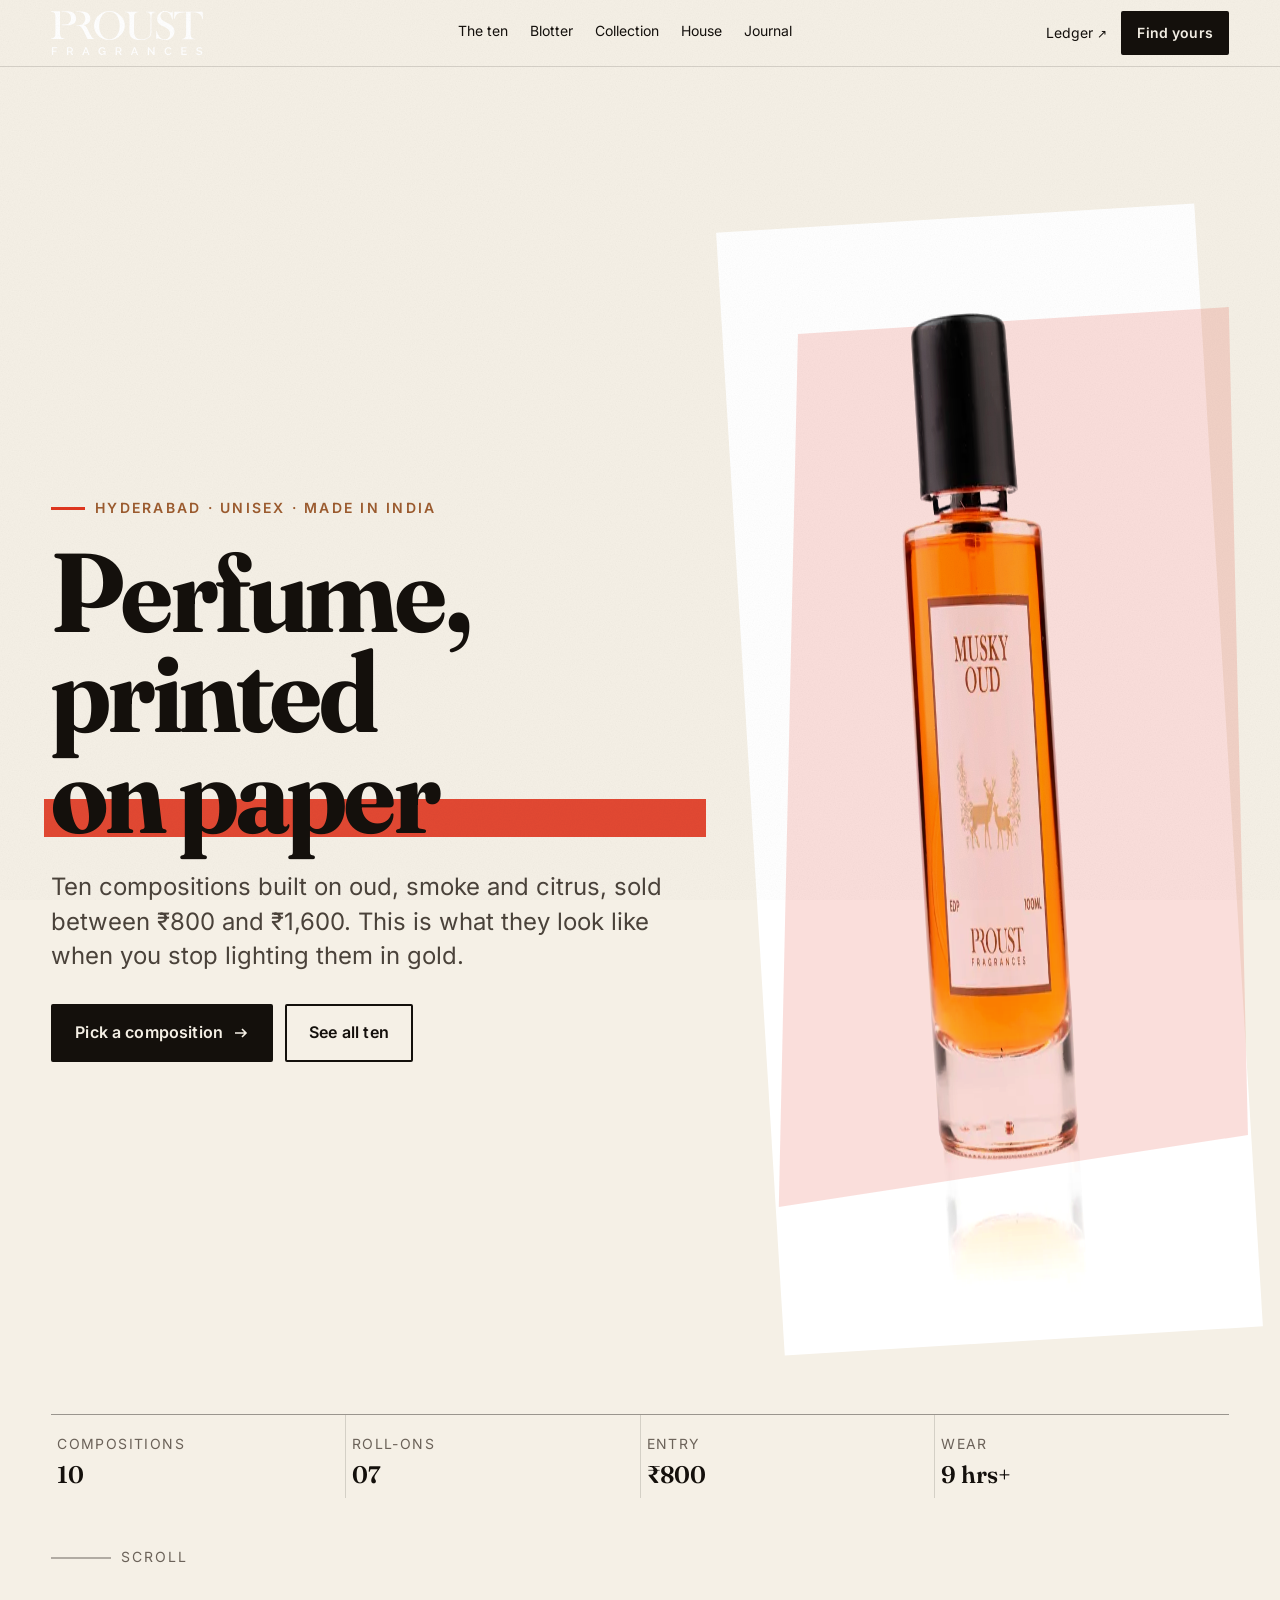
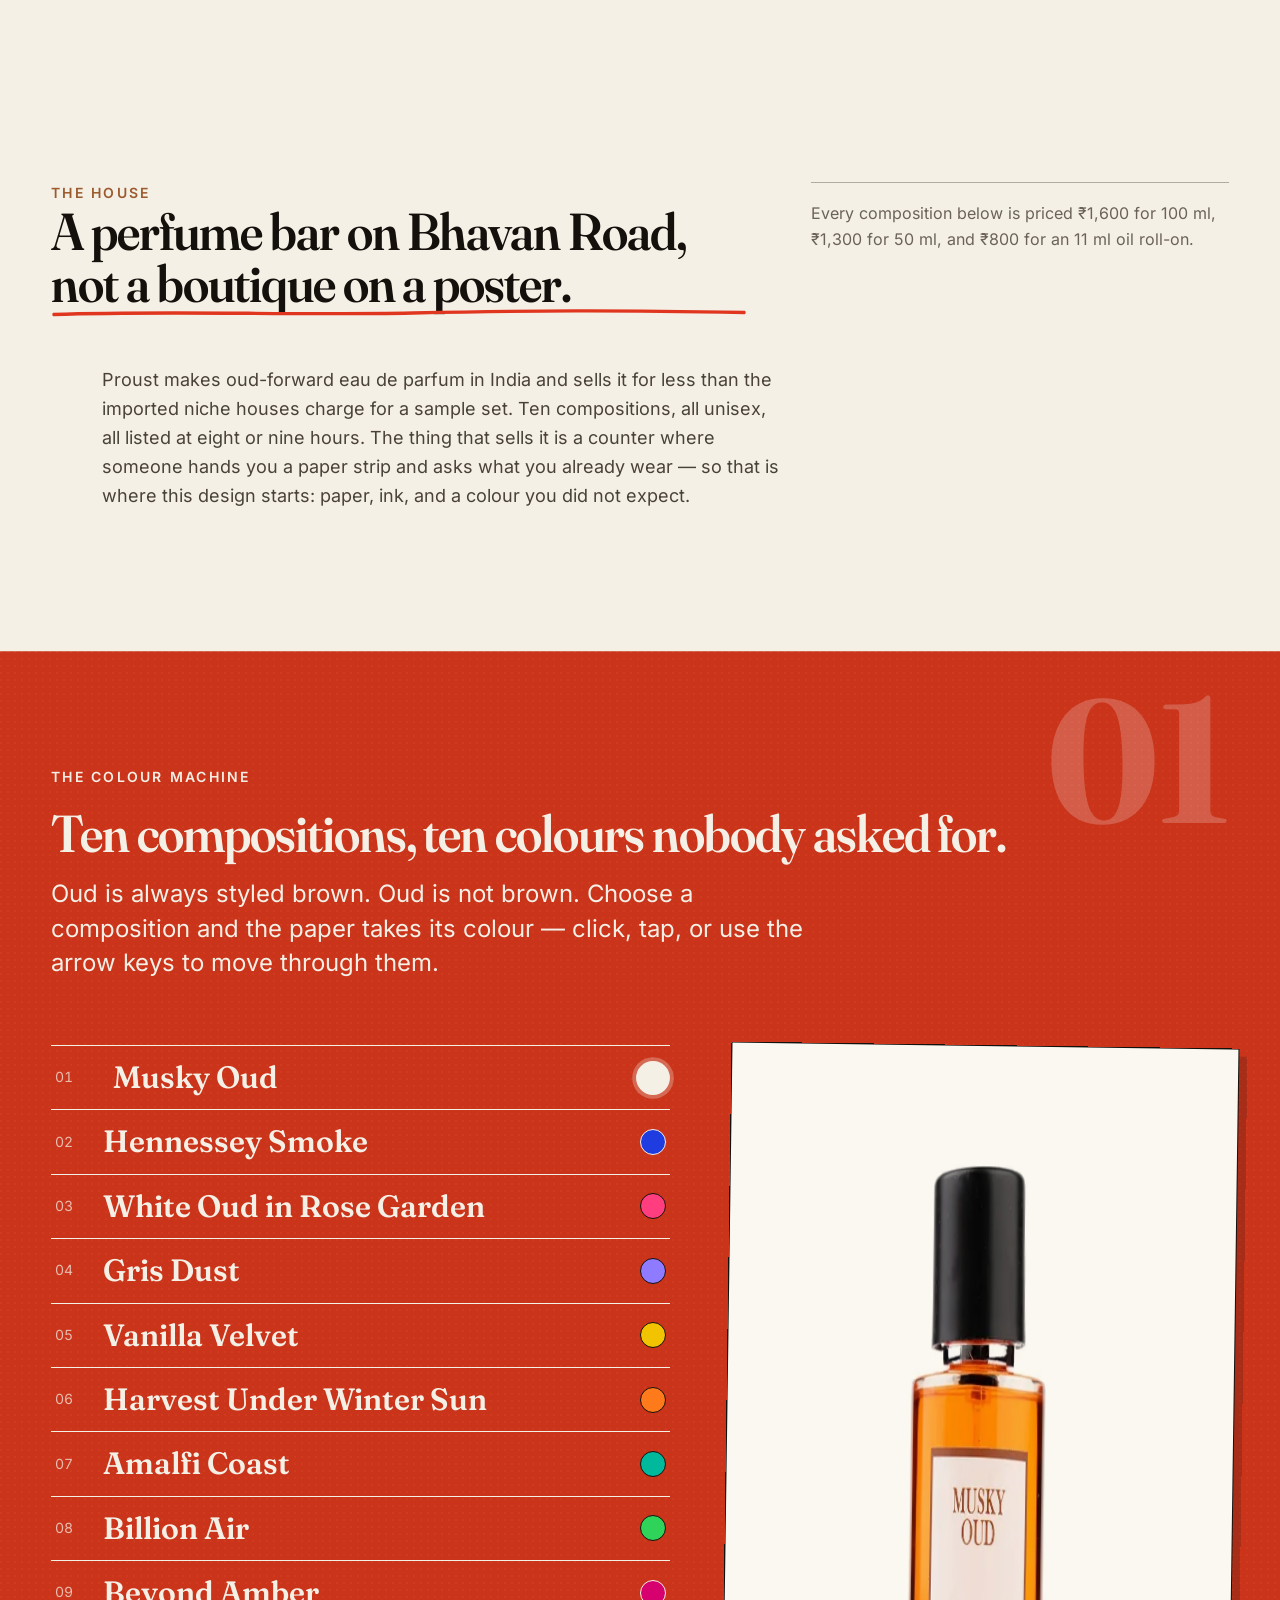
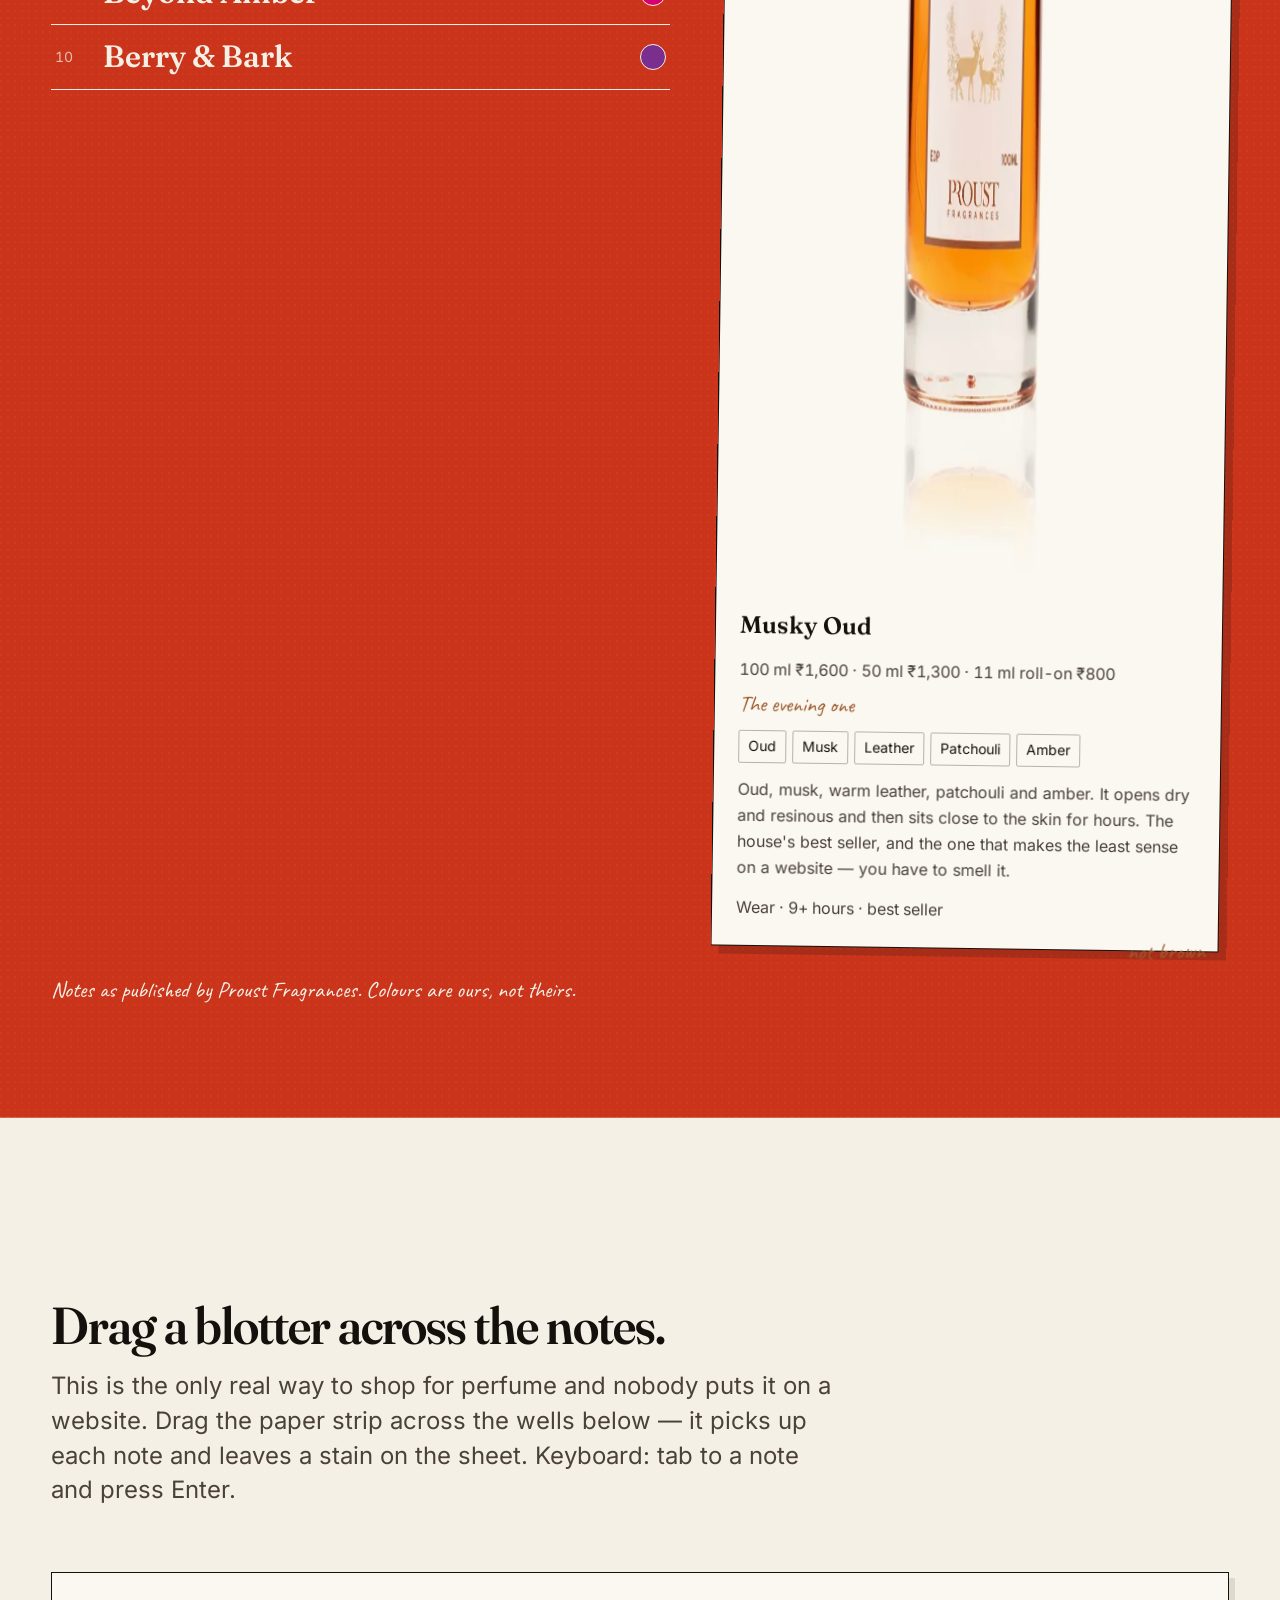
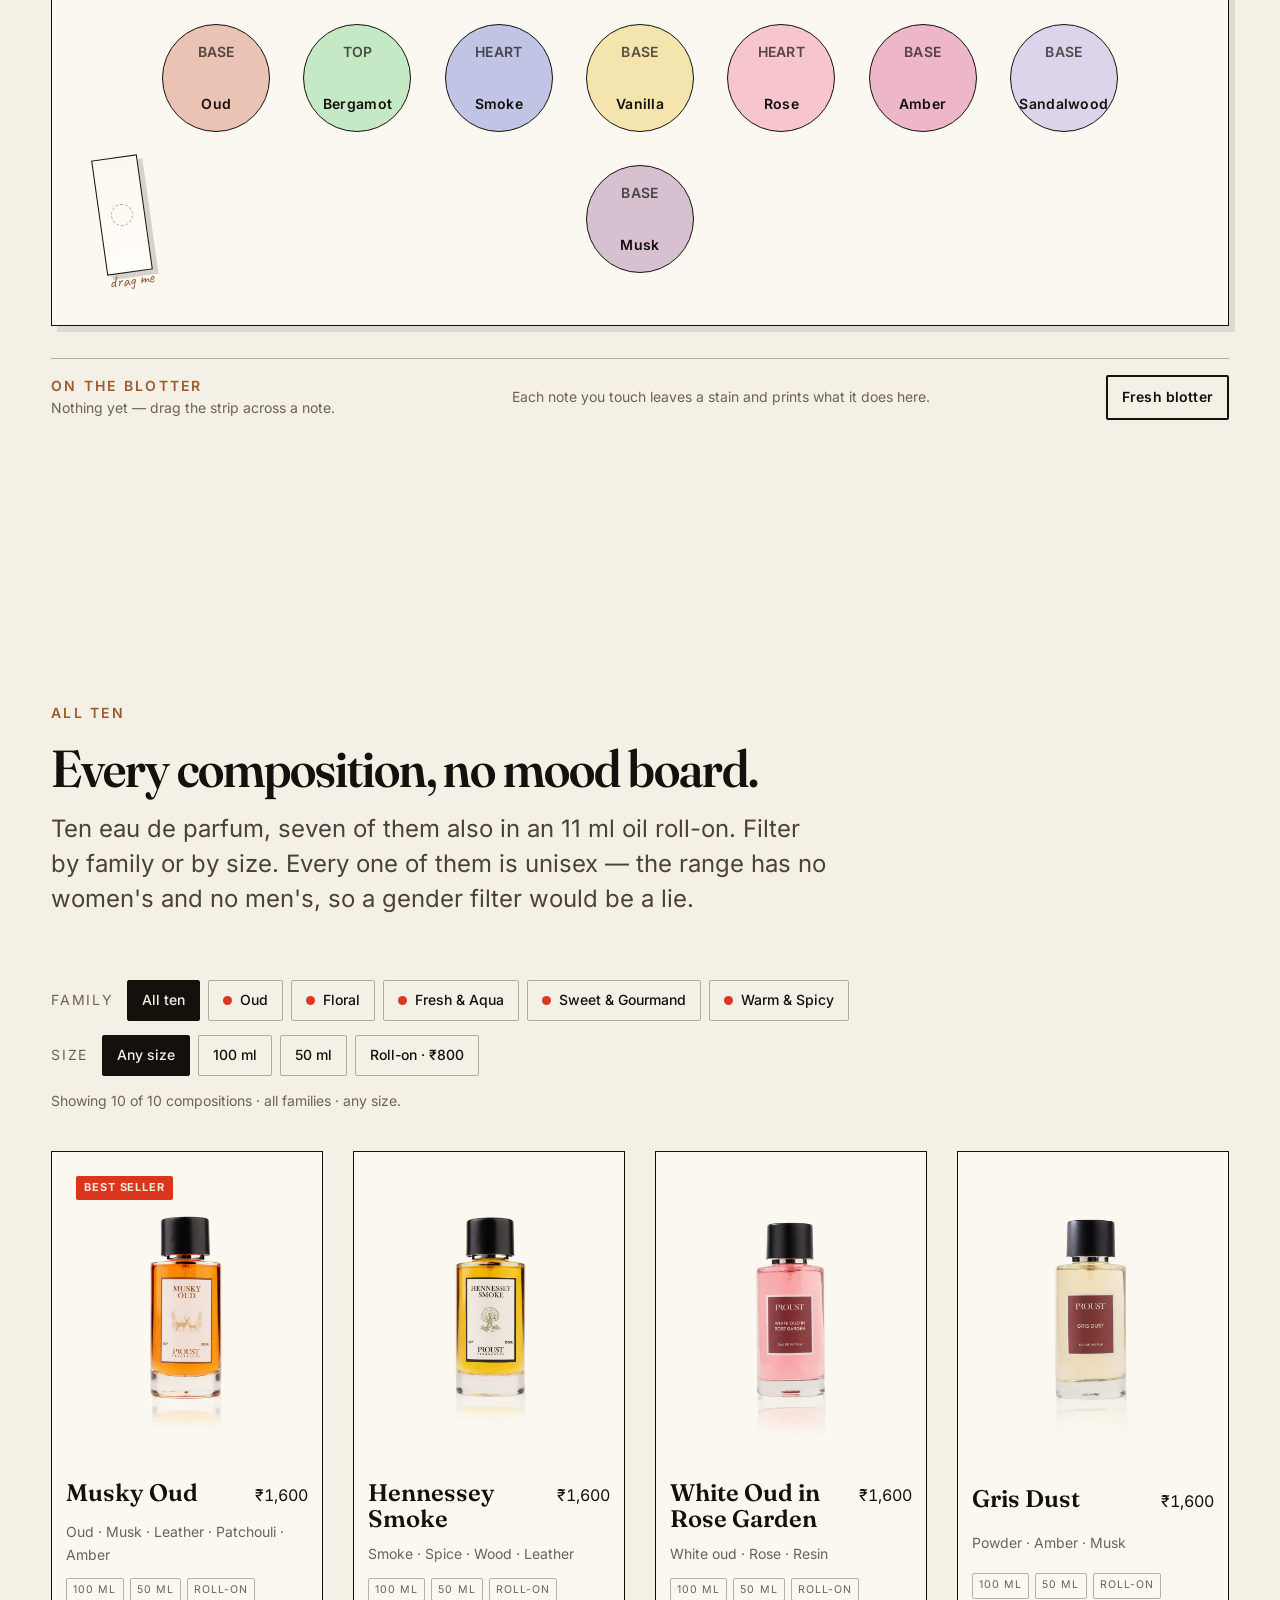
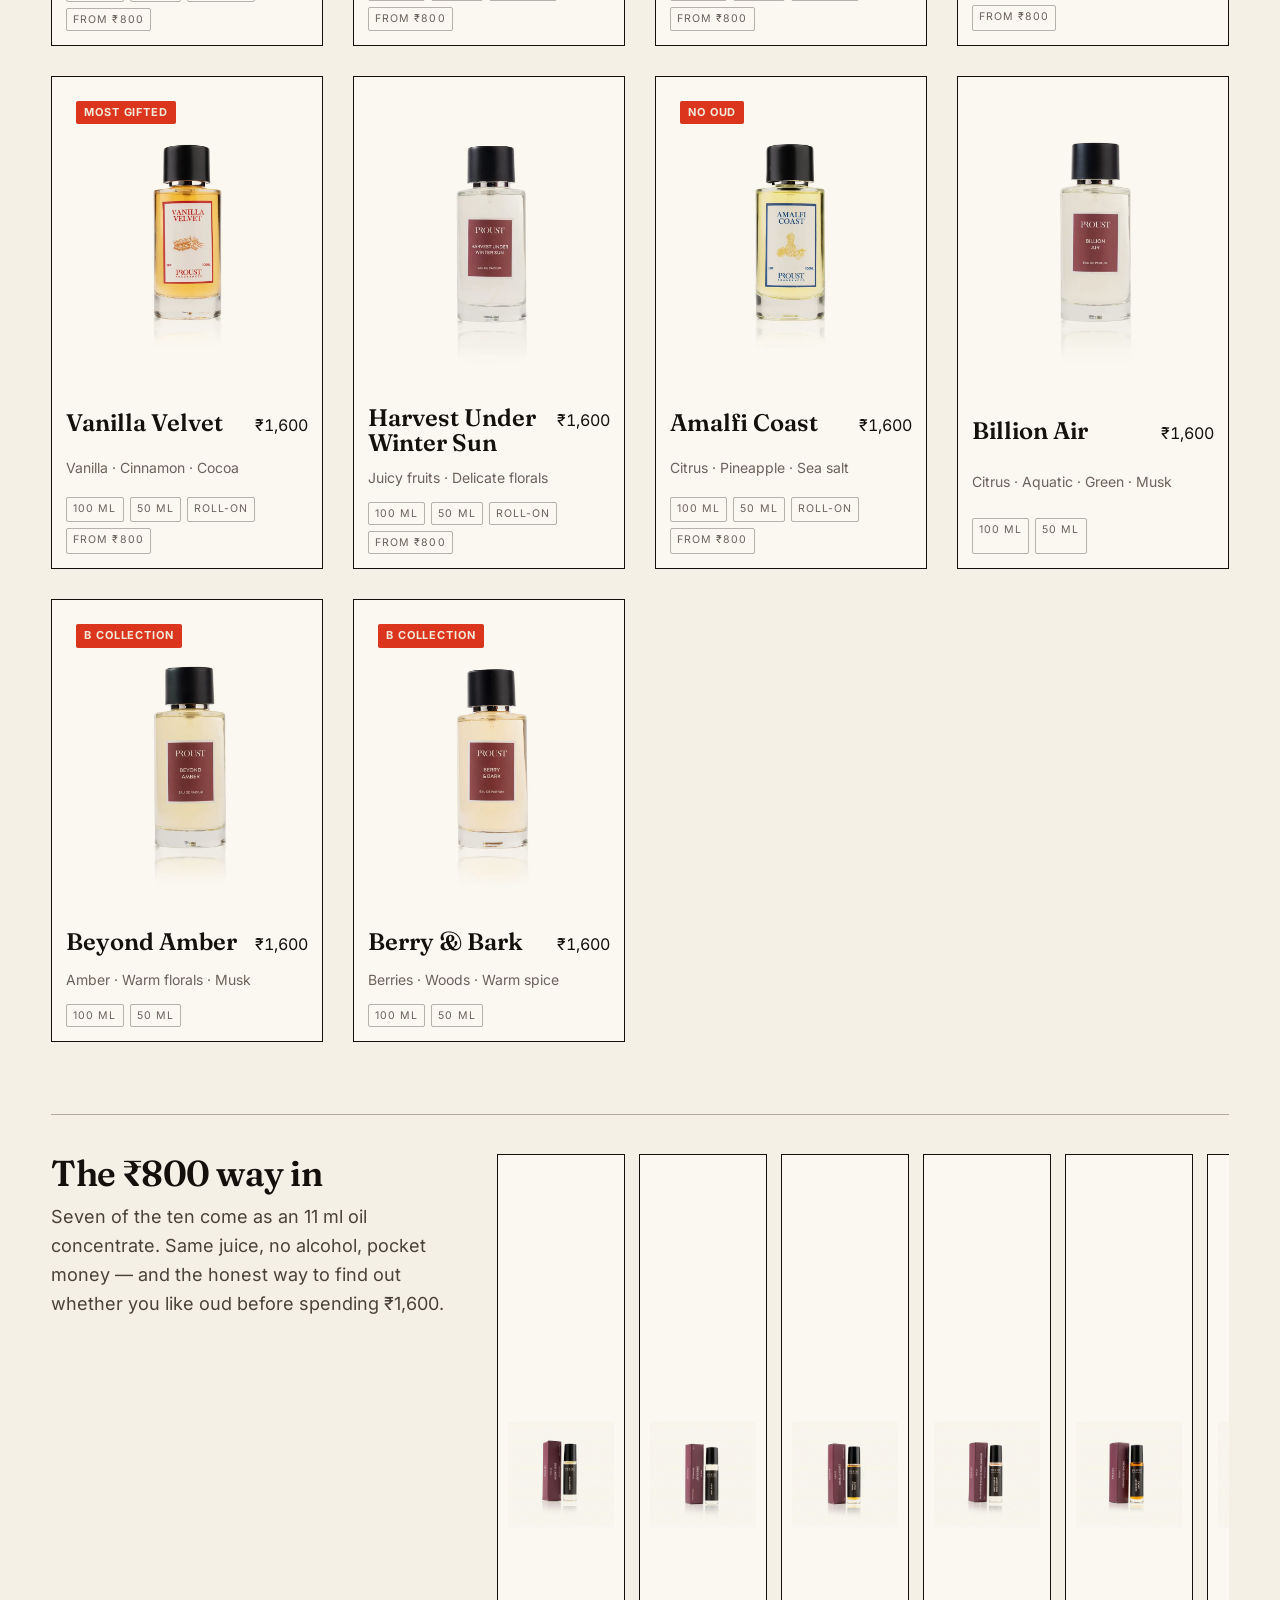
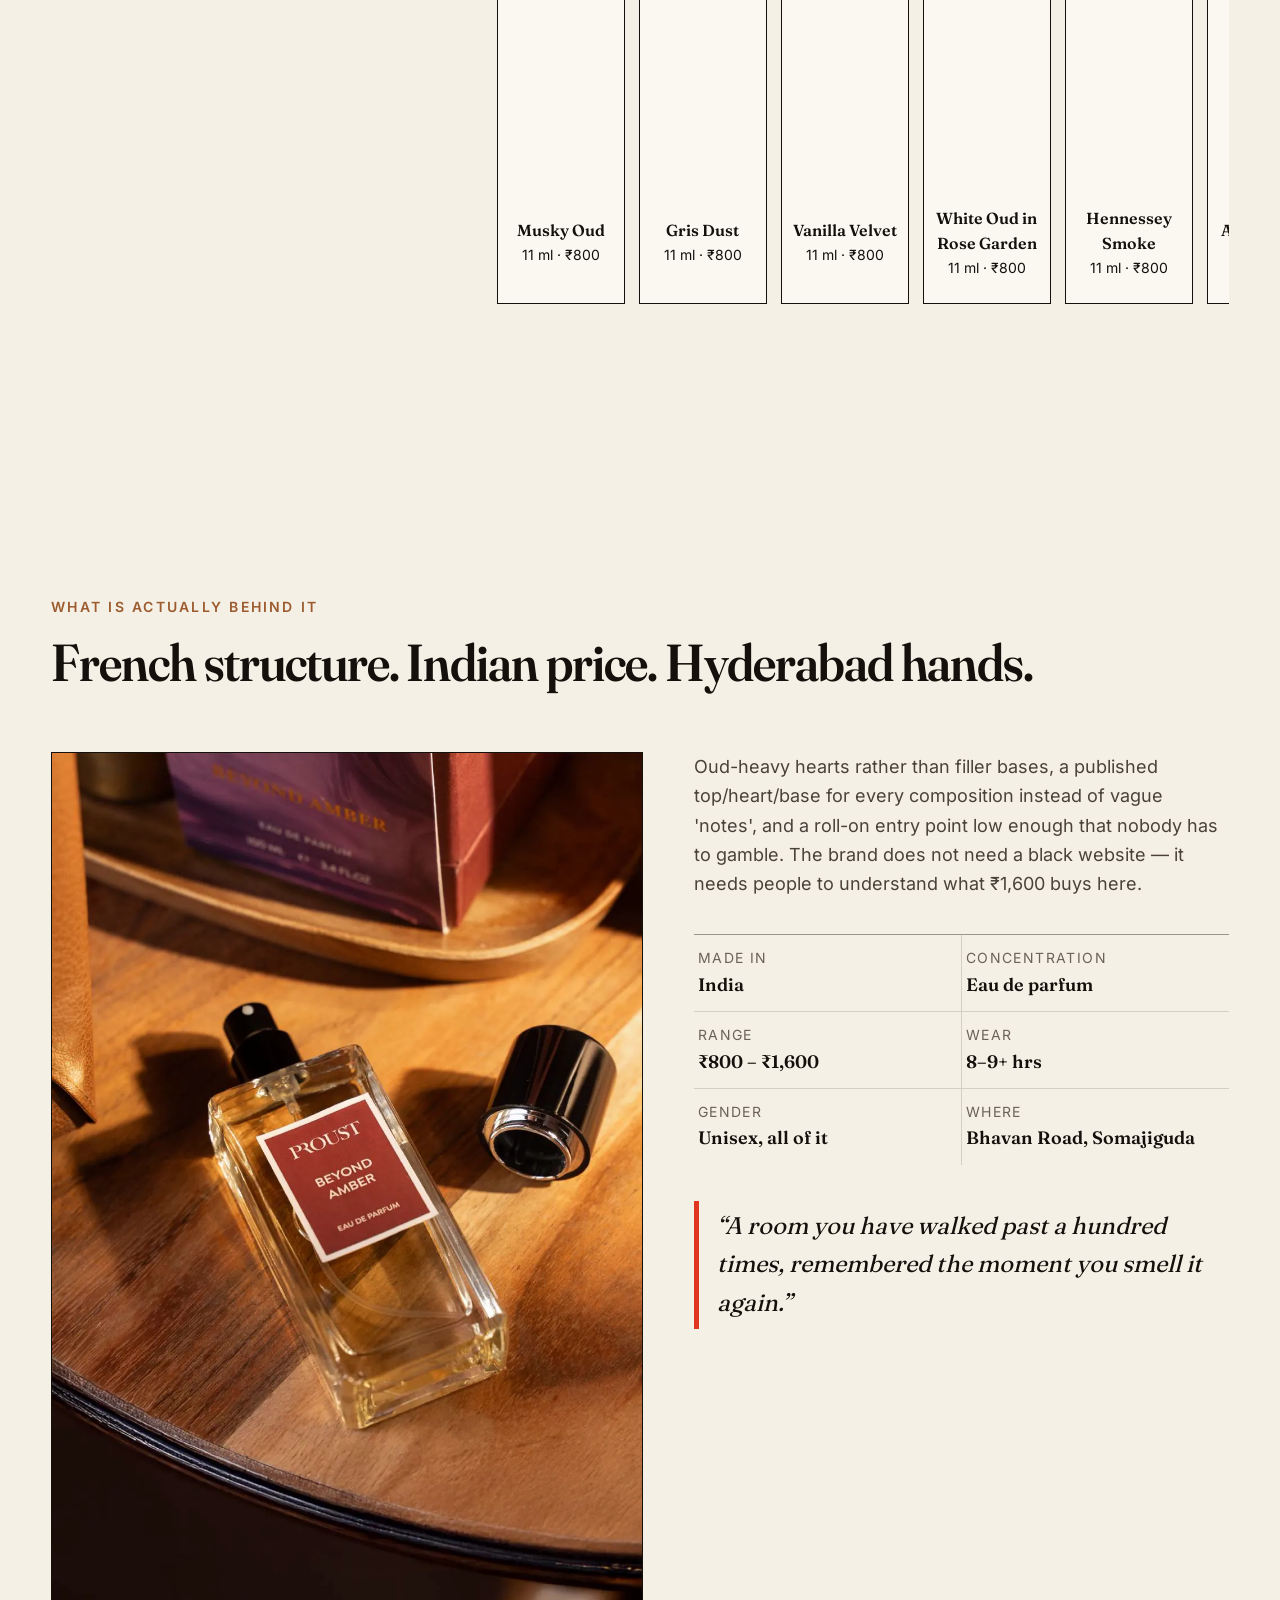
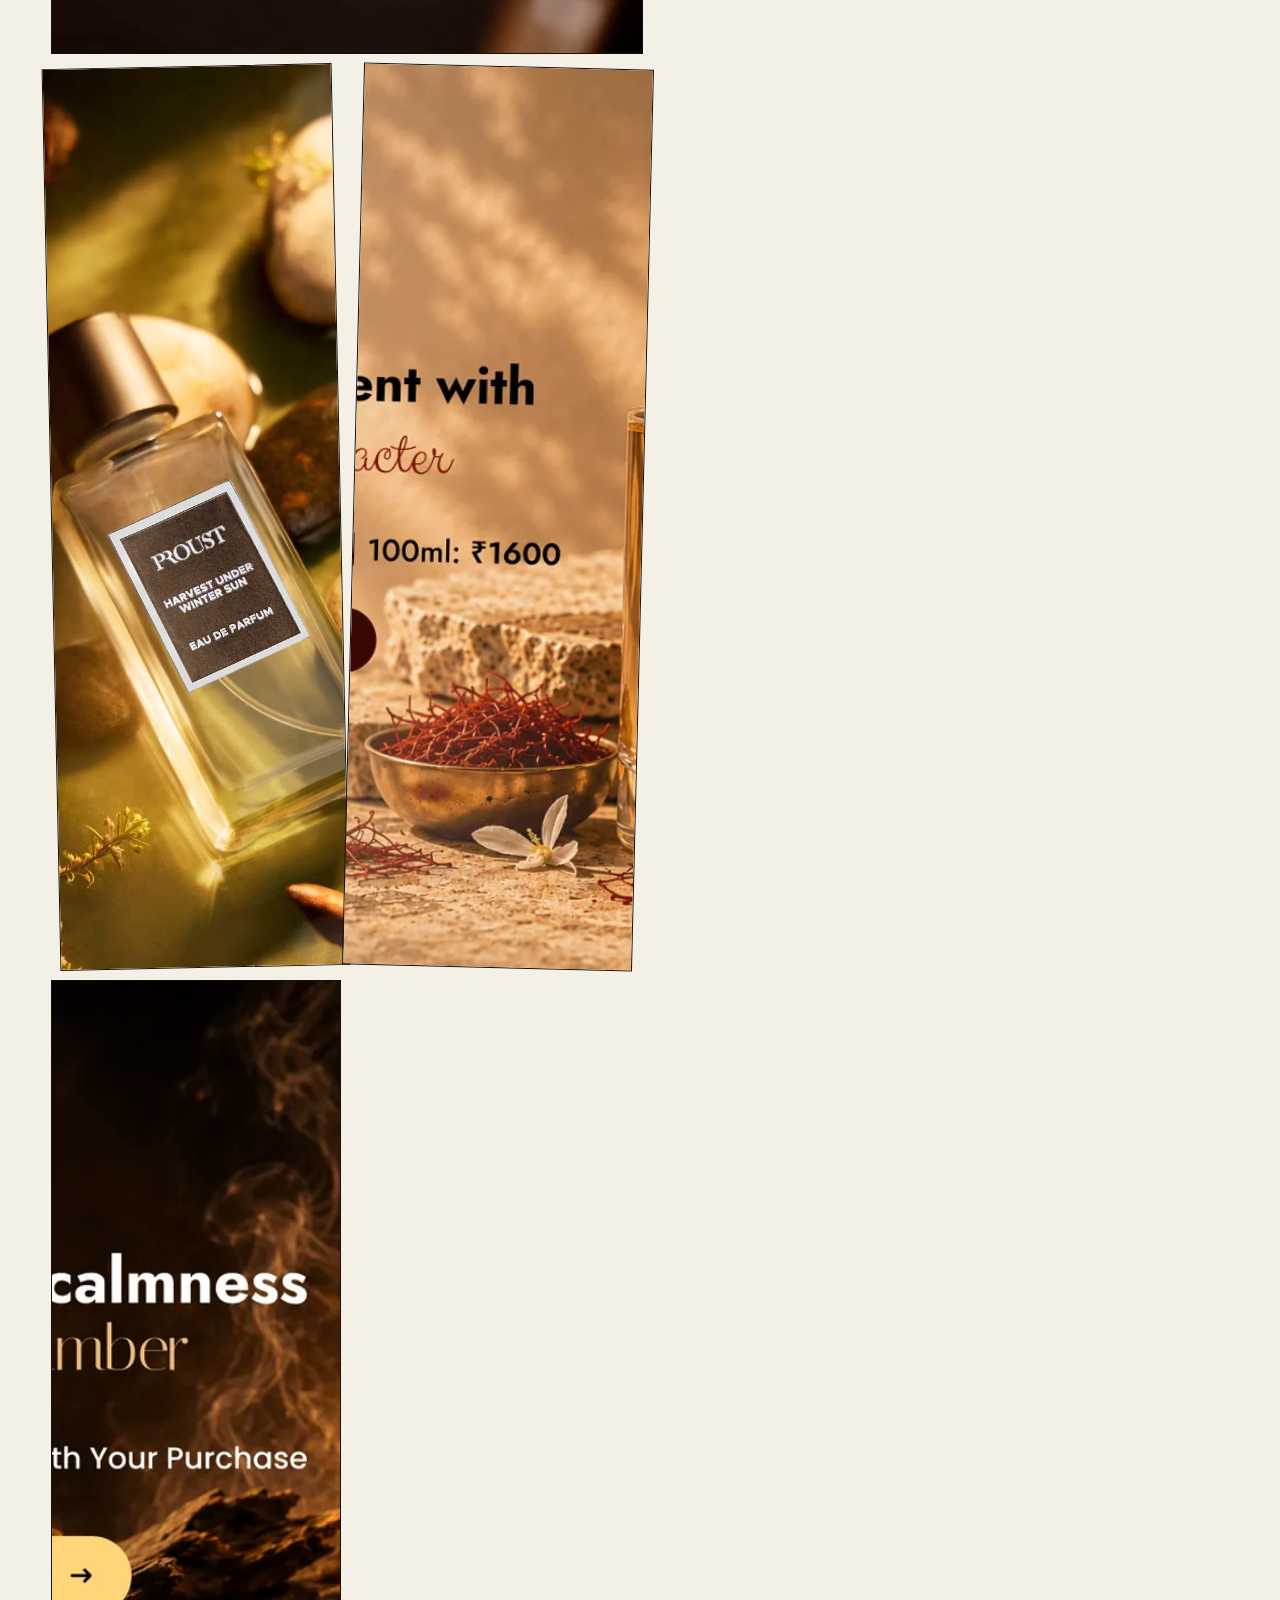
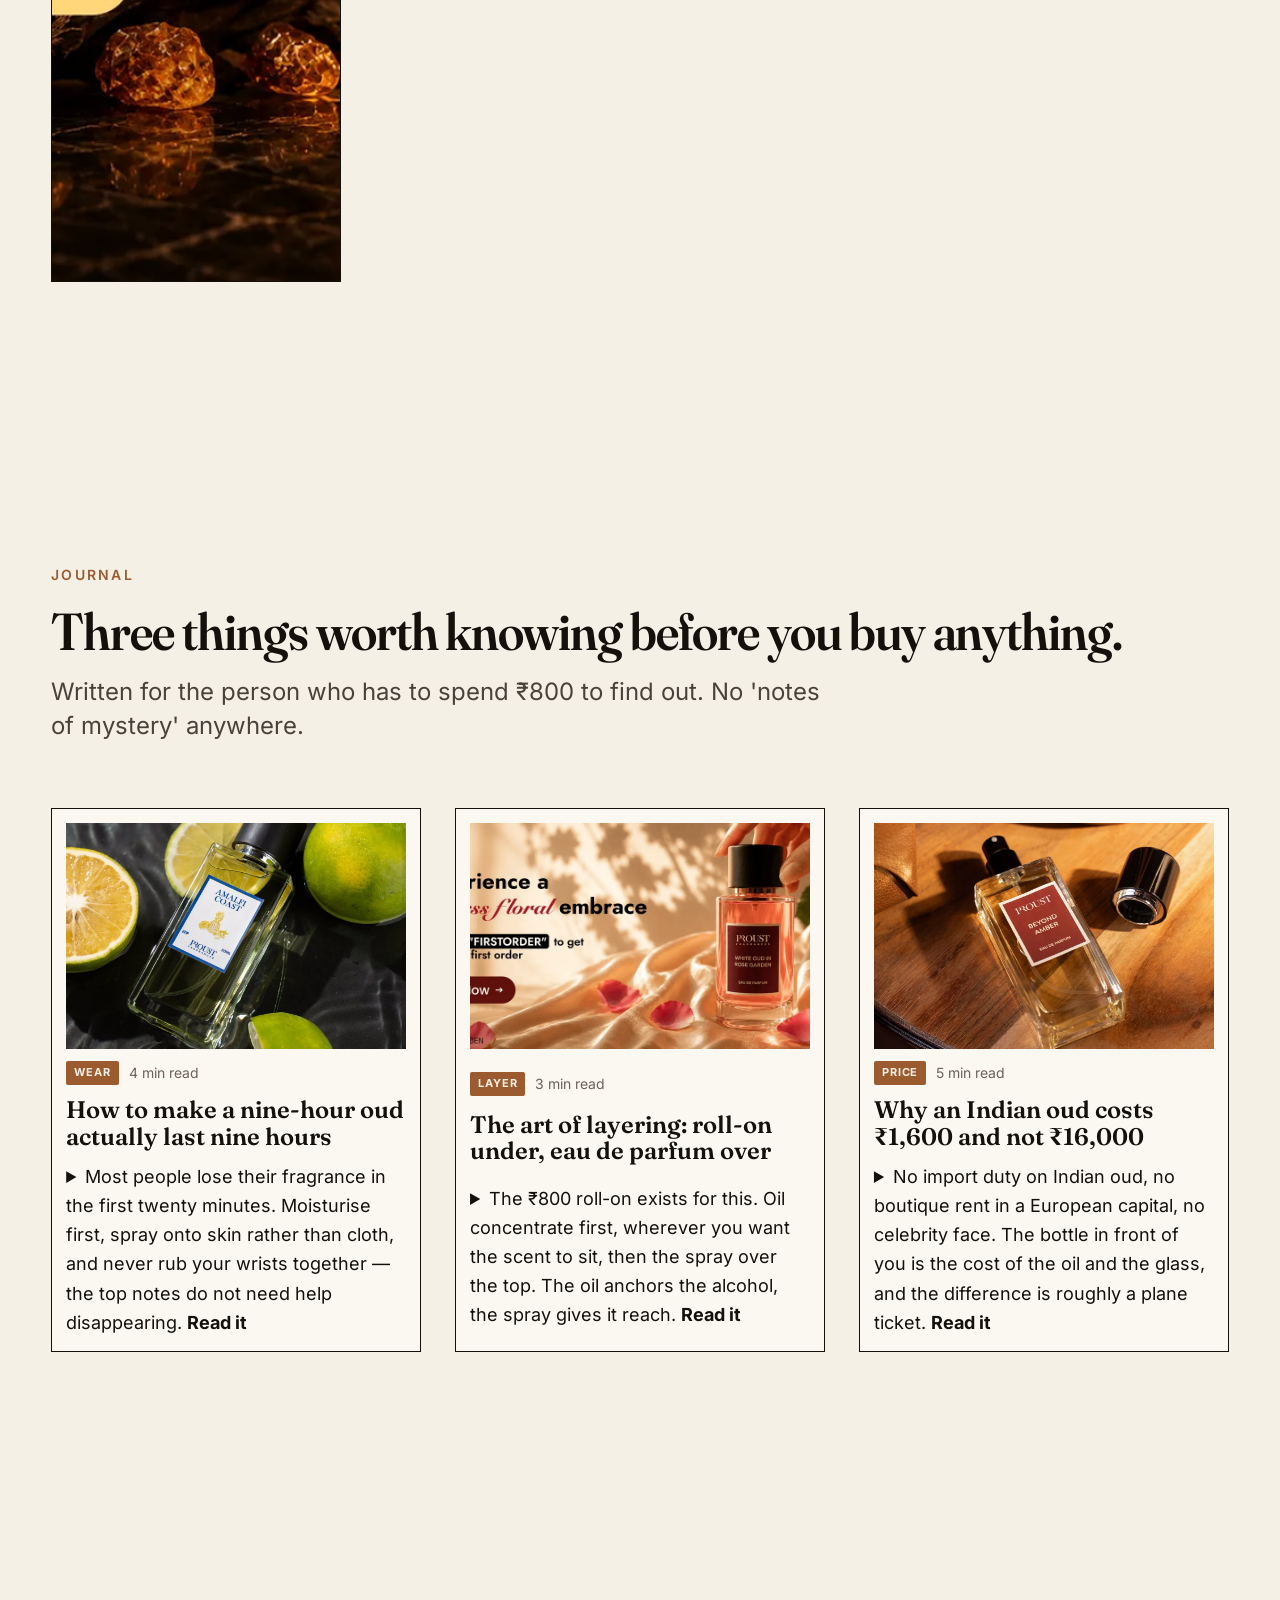
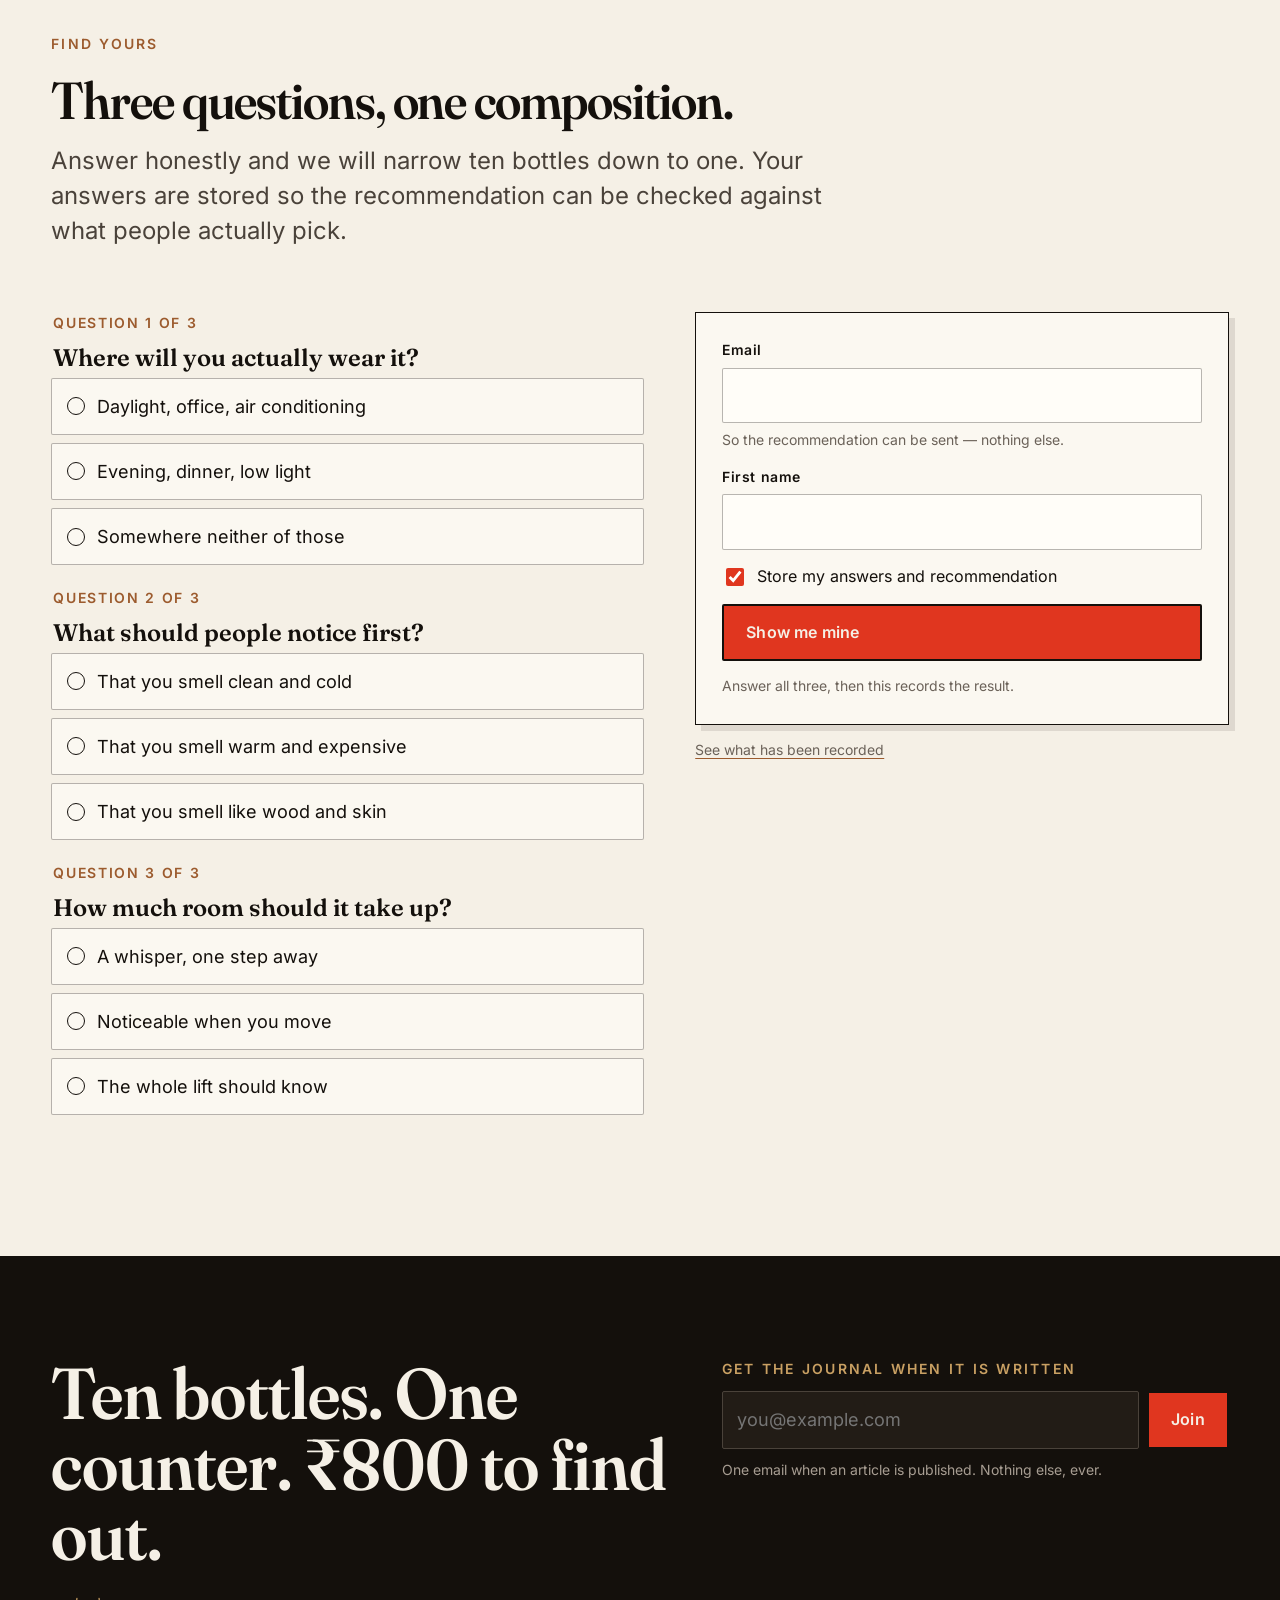
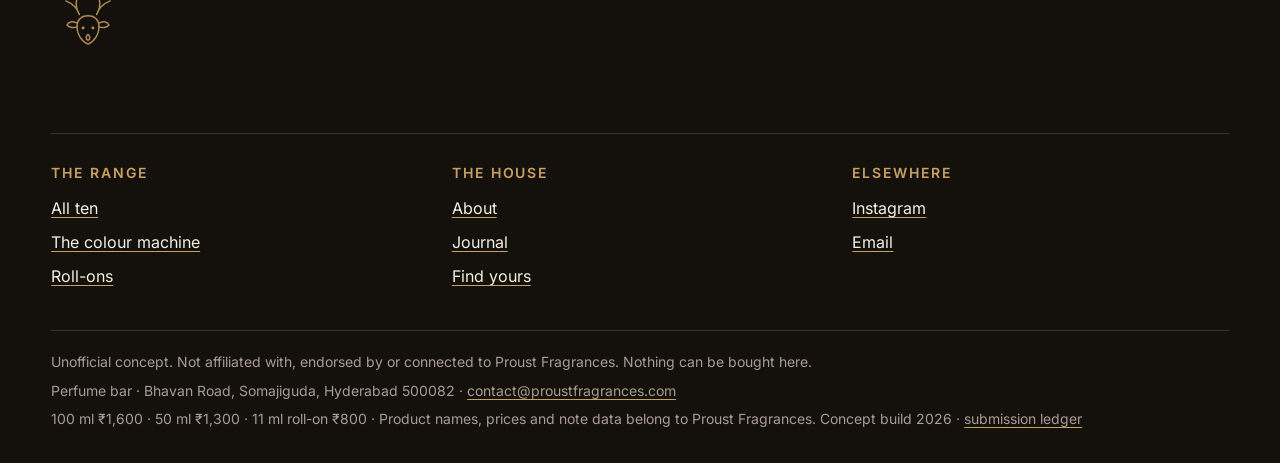
<file: index.html>
<!doctype html>
<html lang="en" class="no-js">
<head>
<meta charset="utf-8">
<meta name="viewport" content="width=device-width, initial-scale=1">
<title>Proust Fragrances — Scent, By Hand (concept)</title>
<meta name="description" content="An unofficial concept for Proust Fragrances, Hyderabad: ten oud, smoke and citrus compositions printed on paper instead of lit in gold.">
<meta name="theme-color" content="#f5f0e6">
<meta name="robots" content="noindex, nofollow">
<meta name="color-scheme" content="light">
<meta http-equiv="Content-Security-Policy" content="default-src 'self'; img-src 'self' data:; style-src 'self' 'unsafe-inline'; script-src 'self' 'unsafe-inline'; connect-src 'self' https:; font-src 'self'; base-uri 'none'; form-action 'none'; object-src 'none'">

<meta property="og:type" content="website">
<meta property="og:title" content="Proust Fragrances — Scent, By Hand">
<meta property="og:description" content="Ten compositions. Ten colours nobody asked for. An unofficial concept rebuild, not affiliated with Proust Fragrances.">
<meta property="og:image" content="assets/musky-oud-01.webp">
<meta name="twitter:card" content="summary_large_image">

<link rel="icon" href="assets/favicon.svg" type="image/svg+xml">
<link rel="apple-touch-icon" href="assets/favicon.svg">

<!-- fonts: self-hosted, no third-party requests -->
<link rel="preload" href="assets/fonts/fraunces-latin.woff2" as="font" type="font/woff2" crossorigin>
<link rel="preload" href="assets/fonts/inter-latin.woff2" as="font" type="font/woff2" crossorigin>
<link rel="preload" href="assets/musky-oud-01.webp" as="image" fetchpriority="high">
<link rel="stylesheet" href="css/fonts.css">
<link rel="stylesheet" href="css/tokens.css">
<link rel="stylesheet" href="css/site.css">
<link rel="stylesheet" href="css/chrome.css">
<link rel="stylesheet" href="css/motion.css">

<!-- arm the reveal animations only if scripting works -->
<script>document.documentElement.className = 'js';</script>

<script type="application/ld+json">
{
  "@context": "https://schema.org",
  "@type": "ItemList",
  "name": "Proust Fragrances — the ten compositions",
  "disclaimer": "Unofficial concept. Prices and note data belong to Proust Fragrances.",
  "itemListElement": [
    { "@type": "ListItem", "position": 1, "item": { "@type": "Product", "name": "Musky Oud", "description": "Oud, musk, leather, patchouli, amber", "offers": { "@type": "AggregateOffer", "priceCurrency": "INR", "lowPrice": "800", "highPrice": "1600" } } },
    { "@type": "ListItem", "position": 2, "item": { "@type": "Product", "name": "Hennessey Smoke", "description": "Smoke, spice, wood, leather", "offers": { "@type": "AggregateOffer", "priceCurrency": "INR", "lowPrice": "800", "highPrice": "1600" } } },
    { "@type": "ListItem", "position": 3, "item": { "@type": "Product", "name": "White Oud in Rose Garden", "description": "White oud, rose, resin", "offers": { "@type": "AggregateOffer", "priceCurrency": "INR", "lowPrice": "800", "highPrice": "1600" } } },
    { "@type": "ListItem", "position": 4, "item": { "@type": "Product", "name": "Gris Dust", "description": "Powder, amber, musk", "offers": { "@type": "AggregateOffer", "priceCurrency": "INR", "lowPrice": "800", "highPrice": "1600" } } },
    { "@type": "ListItem", "position": 5, "item": { "@type": "Product", "name": "Vanilla Velvet", "description": "Vanilla, cinnamon, cocoa", "offers": { "@type": "AggregateOffer", "priceCurrency": "INR", "lowPrice": "800", "highPrice": "1600" } } },
    { "@type": "ListItem", "position": 6, "item": { "@type": "Product", "name": "Harvest Under Winter Sun", "description": "Juicy fruits, delicate florals", "offers": { "@type": "AggregateOffer", "priceCurrency": "INR", "lowPrice": "800", "highPrice": "1600" } } },
    { "@type": "ListItem", "position": 7, "item": { "@type": "Product", "name": "Amalfi Coast", "description": "Citrus, pineapple, sea salt", "offers": { "@type": "AggregateOffer", "priceCurrency": "INR", "lowPrice": "800", "highPrice": "1600" } } },
    { "@type": "ListItem", "position": 8, "item": { "@type": "Product", "name": "Billion Air", "description": "Citrus, aquatic, green, musk", "offers": { "@type": "AggregateOffer", "priceCurrency": "INR", "lowPrice": "1300", "highPrice": "1600" } } },
    { "@type": "ListItem", "position": 9, "item": { "@type": "Product", "name": "Beyond Amber", "description": "Amber, warm florals, musk", "offers": { "@type": "AggregateOffer", "priceCurrency": "INR", "lowPrice": "1300", "highPrice": "1600" } } },
    { "@type": "ListItem", "position": 10, "item": { "@type": "Product", "name": "Berry & Bark", "description": "Berries, woods, warm spice", "offers": { "@type": "AggregateOffer", "priceCurrency": "INR", "lowPrice": "1300", "highPrice": "1600" } } }
  ]
}
</script>
</head>

<body id="top">
<a class="skip-link" href="#main">Skip to content</a>
<div class="grain" aria-hidden="true"></div>

<div id="system-status" class="system-status" aria-live="polite"></div>

<header class="nav" data-nav>
  <div class="wrap nav__inner">
    <a class="nav__brand" href="#top">
      <img src="assets/proust-logo.svg" alt="Proust Fragrances" width="150" height="44" decoding="async">
    </a>
    <nav class="nav__links" aria-label="Sections">
      <a href="#machine">The ten</a>
      <a href="#blotter">Blotter</a>
      <a href="#collection">Collection</a>
      <a href="#house">House</a>
      <a href="#journal">Journal</a>
    </nav>
    <div class="nav__right">
      <a class="nav__ledger" href="ledger.html">Ledger</a>
      <a class="btn btn--sm" href="#capture">Find yours</a>
    </div>
  </div>
</header>

<main id="main" data-app>
  <div class="loading-state wrap" role="status" aria-live="polite">
    <p class="eyebrow">Loading</p>
    <p class="lede">Setting the sheet…</p>
  </div>
</main>

<noscript>
  <section class="section wrap">
    <p class="eyebrow">No JavaScript</p>
    <h2 class="h2">Proust Fragrances — ten compositions, printed on paper.</h2>
    <p class="lede" style="margin-top:16px">
      This concept needs JavaScript for the colour machine and the blotter. The range itself:
      Musky Oud · Hennessey Smoke · White Oud in Rose Garden · Gris Dust · Vanilla Velvet ·
      Harvest Under Winter Sun · Amalfi Coast · Billion Air · Beyond Amber · Berry &amp; Bark.
      ₹1,600 for 100 ml, ₹1,300 for 50 ml, ₹800 for an 11 ml oil roll-on.
      Perfume bar: Bhavan Road, Somajiguda, Hyderabad 500082.
    </p>
    <p style="margin-top:16px"><a href="mailto:contact@proustfragrances.com">contact@proustfragrances.com</a></p>
    <p style="margin-top:24px;color:var(--ink-55);font-size:var(--step--1)">
      Unofficial concept. Not affiliated with, endorsed by or connected to Proust Fragrances.
    </p>
  </section>
</noscript>

<footer class="foot" data-foot hidden>
  <div class="wrap foot__inner"></div>
</footer>

<script type="module" src="js/app.js"></script>
</body>
</html>
</file>
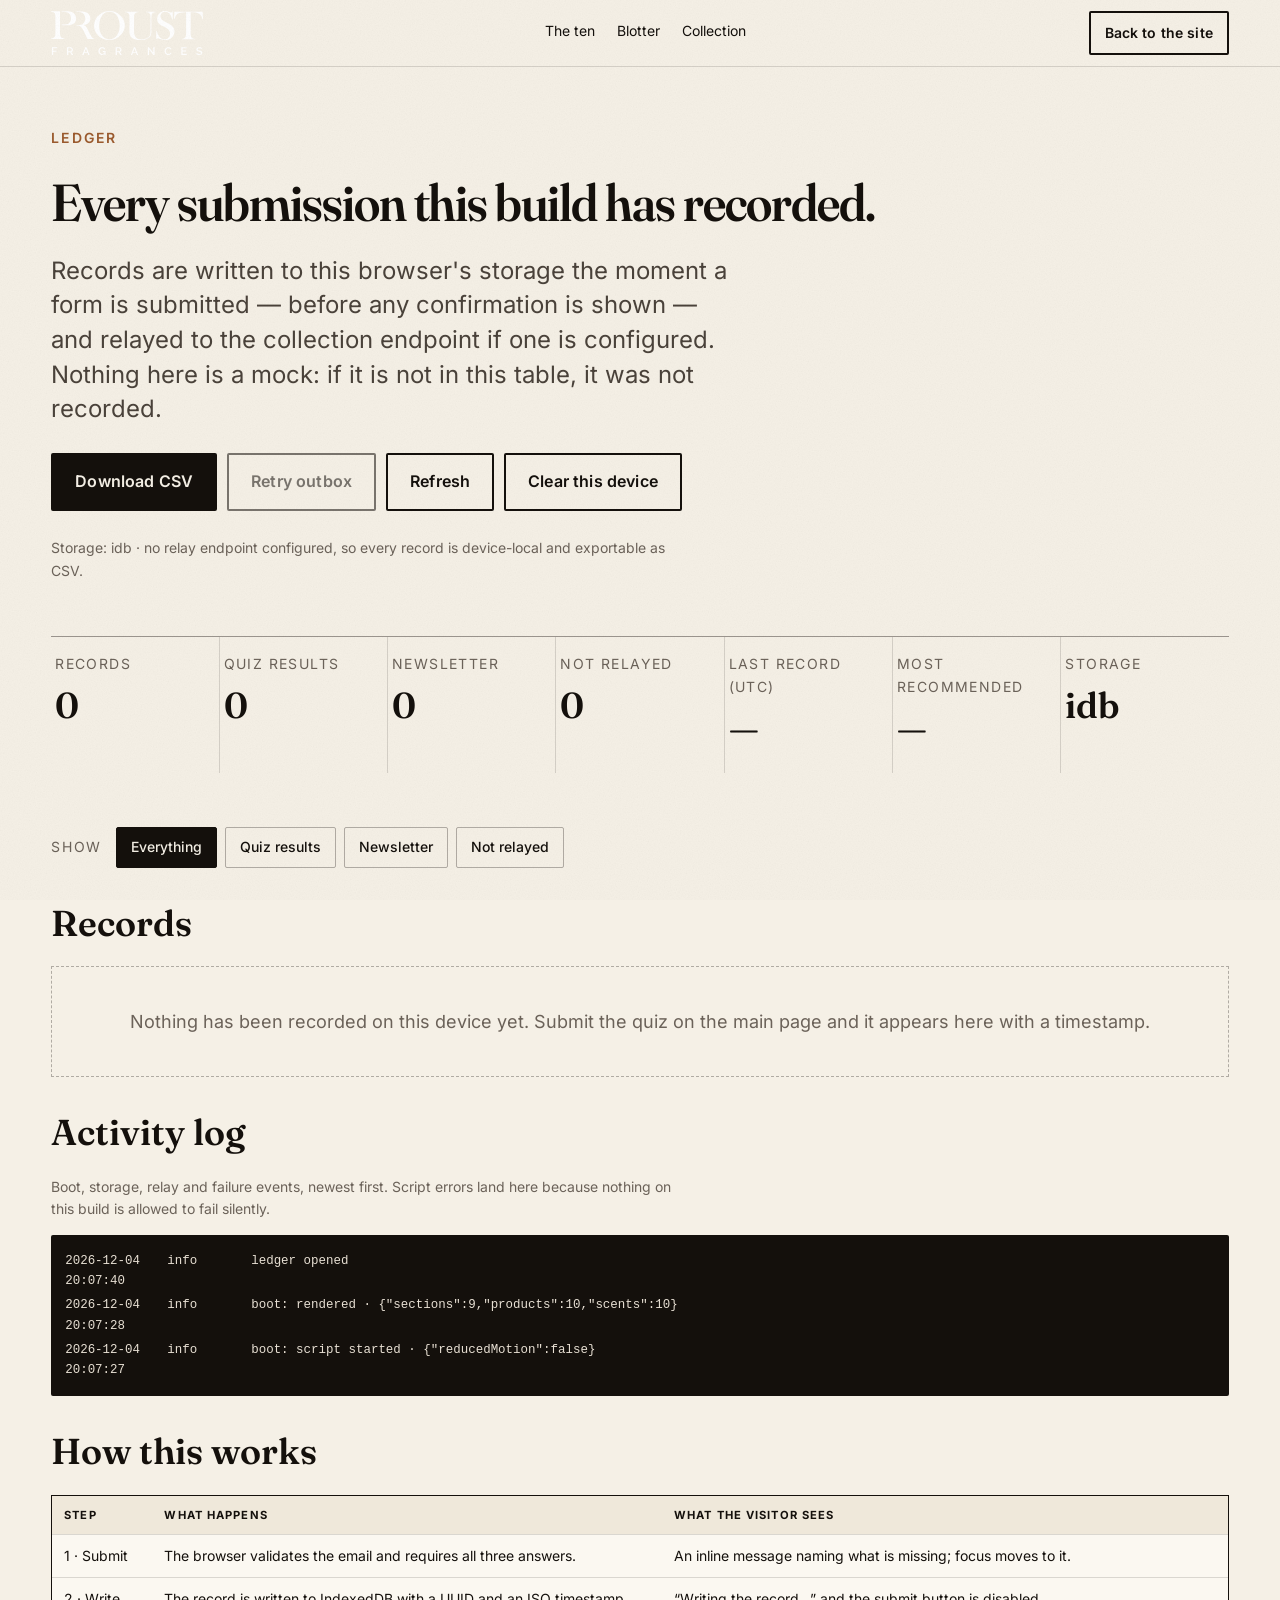
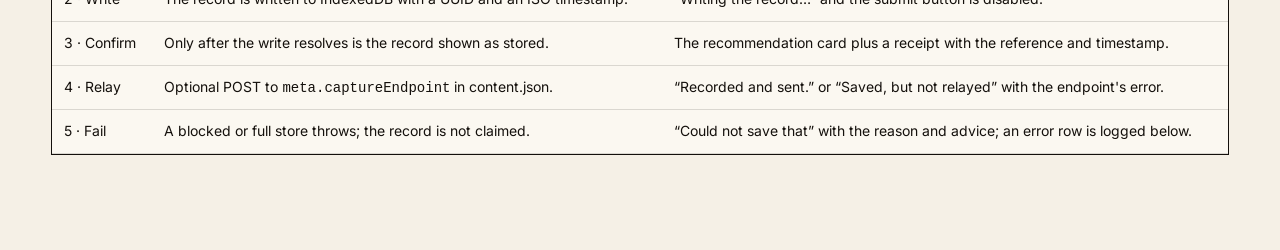
<file: ledger.html>
<!doctype html>
<html lang="en" class="no-js">
<head>
<meta charset="utf-8">
<meta name="viewport" content="width=device-width, initial-scale=1">
<title>Submission ledger — Proust Fragrances concept</title>
<meta name="description" content="Every capture recorded by the Proust Fragrances concept build, with timestamps, delivery state and CSV export.">
<meta name="robots" content="noindex, nofollow">
<meta name="theme-color" content="#f5f0e6">
<meta http-equiv="Content-Security-Policy" content="default-src 'self'; img-src 'self' data:; style-src 'self' 'unsafe-inline'; script-src 'self' 'unsafe-inline'; connect-src 'self' https:; font-src 'self'; base-uri 'none'; object-src 'none'">
<link rel="icon" href="assets/favicon.svg" type="image/svg+xml">
<link rel="stylesheet" href="css/fonts.css">
<link rel="stylesheet" href="css/tokens.css">
<link rel="stylesheet" href="css/site.css">
<link rel="stylesheet" href="css/chrome.css">
<link rel="stylesheet" href="css/motion.css">
<script>document.documentElement.className = 'js';</script>
</head>
<body>
<a class="skip-link" href="#main">Skip to content</a>
<div class="grain" aria-hidden="true"></div>
<div id="system-status" class="system-status" aria-live="polite"></div>

<header class="nav">
  <div class="wrap nav__inner">
    <a class="nav__brand" href="index.html">
      <img src="assets/proust-logo.svg" alt="Proust Fragrances" width="150" height="44" decoding="async">
    </a>
    <nav class="nav__links" aria-label="Sections">
      <a href="index.html#machine">The ten</a>
      <a href="index.html#blotter">Blotter</a>
      <a href="index.html#collection">Collection</a>
    </nav>
    <div class="nav__right">
      <a class="btn btn--sm btn--ghost" href="index.html">Back to the site</a>
    </div>
  </div>
</header>

<main id="main" class="wrap ledger-main" data-ledger>
  <p class="eyebrow">Ledger</p>
  <h1 class="h2">Every submission this build has recorded.</h1>
  <p class="lede">
    Records are written to this browser's storage the moment a form is submitted — before any
    confirmation is shown — and relayed to the collection endpoint if one is configured. Nothing
    here is a mock: if it is not in this table, it was not recorded.
  </p>

  <div class="ledger-actions">
    <button class="btn" type="button" data-export>Download CSV</button>
    <button class="btn btn--ghost" type="button" data-retry disabled>Retry outbox</button>
    <button class="btn btn--ghost" type="button" data-refresh>Refresh</button>
    <button class="btn btn--ghost" type="button" data-clear>Clear this device</button>
  </div>

  <p class="ledger-note" data-ledger-status aria-live="polite">Loading records…</p>

  <dl class="ledger-stats" data-stats></dl>

  <div class="ledger-filters" role="group" aria-label="Filter records">
    <span class="filter-row__label">Show</span>
    <button class="chip" type="button" data-ledger-filter="" aria-pressed="true">Everything</button>
    <button class="chip" type="button" data-ledger-filter="scent-quiz" aria-pressed="false">Quiz results</button>
    <button class="chip" type="button" data-ledger-filter="newsletter" aria-pressed="false">Newsletter</button>
    <button class="chip" type="button" data-ledger-filter="undelivered" aria-pressed="false">Not relayed</button>
  </div>

  <section class="ledger-section">
    <h2>Records</h2>
    <div class="table-wrap" data-table-wrap>
      <table class="ledger">
        <caption class="sr-only">Captured submissions</caption>
        <thead>
          <tr>
            <th scope="col">Recorded at (UTC)</th>
            <th scope="col">Source</th>
            <th scope="col">Recommendation</th>
            <th scope="col">Email</th>
            <th scope="col">Answers</th>
            <th scope="col">Delivery</th>
            <th scope="col">Reference</th>
          </tr>
        </thead>
        <tbody data-rows></tbody>
      </table>
    </div>
    <p class="empty-state" data-empty hidden>Nothing has been recorded on this device yet. Submit the quiz on the main page and it appears here with a timestamp.</p>
  </section>

  <section class="ledger-section">
    <h2>Activity log</h2>
    <p class="ledger-note">Boot, storage, relay and failure events, newest first. Script errors land here because nothing on this build is allowed to fail silently.</p>
    <div class="log" data-events aria-live="polite"></div>
  </section>

  <section class="ledger-section">
    <h2>How this works</h2>
    <div class="table-wrap">
      <table class="ledger">
        <thead><tr><th scope="col">Step</th><th scope="col">What happens</th><th scope="col">What the visitor sees</th></tr></thead>
        <tbody>
          <tr><td>1 · Submit</td><td>The browser validates the email and requires all three answers.</td><td>An inline message naming what is missing; focus moves to it.</td></tr>
          <tr><td>2 · Write</td><td>The record is written to IndexedDB with a UUID and an ISO timestamp.</td><td>“Writing the record…” and the submit button is disabled.</td></tr>
          <tr><td>3 · Confirm</td><td>Only after the write resolves is the record shown as stored.</td><td>The recommendation card plus a receipt with the reference and timestamp.</td></tr>
          <tr><td>4 · Relay</td><td>Optional POST to <code>meta.captureEndpoint</code> in content.json.</td><td>“Recorded and sent.” or “Saved, but not relayed” with the endpoint's error.</td></tr>
          <tr><td>5 · Fail</td><td>A blocked or full store throws; the record is not claimed.</td><td>“Could not save that” with the reason and advice; an error row is logged below.</td></tr>
        </tbody>
      </table>
    </div>
  </section>
</main>

<script type="module" src="js/ledger.js"></script>
</body>
</html>
</file>
<file: css/fonts.css>
﻿/* Self-hosted Google Fonts (OFL). Generated by tools/fetch-fonts.py */

@font-face {
  font-family: 'Caveat';
  font-style: normal;
  font-weight: 400 700;
  font-display: swap;
  src: url(../assets/fonts/caveat-latin-ext.woff2) format('woff2');
  unicode-range: U+0100-02BA, U+02BD-02C5, U+02C7-02CC, U+02CE-02D7, U+02DD-02FF, U+0304, U+0308, U+0329, U+1D00-1DBF, U+1E00-1E9F, U+1EF2-1EFF, U+2020, U+20A0-20AB, U+20AD-20C0, U+2113, U+2C60-2C7F, U+A720-A7FF;
}

@font-face {
  font-family: 'Caveat';
  font-style: normal;
  font-weight: 400 700;
  font-display: swap;
  src: url(../assets/fonts/caveat-latin.woff2) format('woff2');
  unicode-range: U+0000-00FF, U+0131, U+0152-0153, U+02BB-02BC, U+02C6, U+02DA, U+02DC, U+0304, U+0308, U+0329, U+2000-206F, U+20AC, U+2122, U+2191, U+2193, U+2212, U+2215, U+FEFF, U+FFFD;
}

@font-face {
  font-family: 'Fraunces';
  font-style: normal;
  font-weight: 300 900;
  font-display: swap;
  src: url(../assets/fonts/fraunces-latin-ext.woff2) format('woff2');
  unicode-range: U+0100-02BA, U+02BD-02C5, U+02C7-02CC, U+02CE-02D7, U+02DD-02FF, U+0304, U+0308, U+0329, U+1D00-1DBF, U+1E00-1E9F, U+1EF2-1EFF, U+2020, U+20A0-20AB, U+20AD-20C0, U+2113, U+2C60-2C7F, U+A720-A7FF;
}

@font-face {
  font-family: 'Fraunces';
  font-style: normal;
  font-weight: 300 900;
  font-display: swap;
  src: url(../assets/fonts/fraunces-latin.woff2) format('woff2');
  unicode-range: U+0000-00FF, U+0131, U+0152-0153, U+02BB-02BC, U+02C6, U+02DA, U+02DC, U+0304, U+0308, U+0329, U+2000-206F, U+20AC, U+2122, U+2191, U+2193, U+2212, U+2215, U+FEFF, U+FFFD;
}

@font-face {
  font-family: 'Inter';
  font-style: normal;
  font-weight: 300 700;
  font-display: swap;
  src: url(../assets/fonts/inter-latin-ext.woff2) format('woff2');
  unicode-range: U+0100-02BA, U+02BD-02C5, U+02C7-02CC, U+02CE-02D7, U+02DD-02FF, U+0304, U+0308, U+0329, U+1D00-1DBF, U+1E00-1E9F, U+1EF2-1EFF, U+2020, U+20A0-20AB, U+20AD-20C0, U+2113, U+2C60-2C7F, U+A720-A7FF;
}

@font-face {
  font-family: 'Inter';
  font-style: normal;
  font-weight: 300 700;
  font-display: swap;
  src: url(../assets/fonts/inter-latin.woff2) format('woff2');
  unicode-range: U+0000-00FF, U+0131, U+0152-0153, U+02BB-02BC, U+02C6, U+02DA, U+02DC, U+0304, U+0308, U+0329, U+2000-206F, U+20AC, U+2122, U+2191, U+2193, U+2212, U+2215, U+FEFF, U+FFFD;
}
</file>
<file: css/tokens.css>
/* ============================================================
   Proust Fragrances — Scent, By Hand
   tokens.css — the whole design system lives here.
   Change a value here and it changes everywhere on the site.
   (Split out of site.css so the palette can be edited on its own.)
   ============================================================ */

:root {
  /* ---- base: taken from the real product label ---- */
  --paper: #f5f0e6;
  --paper-2: #fbf8f1;
  --paper-3: #efe8da;
  --ink: #14100c;
  --ink-70: #4a423a;
  --ink-55: #6b6259;
  --brand-brown: #9c5b2e;
  --label-gold: #c9a063;
  --rule: rgba(20, 16, 12, 0.14);
  --rule-strong: rgba(20, 16, 12, 0.3);
  --shadow-hard: 6px 6px 0 rgba(20, 16, 12, 0.1);

  /* ---- the burst. Overridden per composition. ---- */
  --burst: #e0361f;
  --burst-ink: #f5f0e6;

  /* ---- type ---- */
  --font-display: "Fraunces", "Iowan Old Style", "Palatino Linotype", Georgia, serif;
  --font-body: "Inter", -apple-system, BlinkMacSystemFont, "Segoe UI", Roboto, sans-serif;
  --font-hand: "Caveat", "Segoe Script", cursive;

  --step--1: clamp(0.8125rem, 0.79rem + 0.11vw, 0.875rem);
  --step-0: clamp(0.9375rem, 0.91rem + 0.13vw, 1rem);
  --step-1: clamp(1.0625rem, 1.02rem + 0.2vw, 1.125rem);
  --step-2: clamp(1.25rem, 1.16rem + 0.42vw, 1.5rem);
  --step-3: clamp(1.75rem, 1.55rem + 1vw, 2.25rem);
  --step-4: clamp(2.25rem, 1.85rem + 2vw, 3.25rem);
  --step-5: clamp(3rem, 2.2rem + 4vw, 4.5rem);
  --step-6: clamp(3.75rem, 2.2rem + 7.5vw, 7rem);
  --step-7: clamp(4.5rem, 1.5rem + 15vw, 11rem);

  /* ---- space ---- */
  --gutter: clamp(16px, 2vw, 22px);
  --page-x: clamp(18px, 4vw, 68px);
  --section-y: clamp(72px, 11vw, 168px);
  --maxw: 1320px;

  /* ---- motion ---- */
  --ease-out: cubic-bezier(0.22, 1, 0.36, 1);
  --ease-flood: cubic-bezier(0.16, 0.84, 0.3, 1);
  --t-micro: 180ms;
  --t-reveal: 620ms;
  --t-flood: 620ms;
}

/* The ten bursts. Each composition owns exactly one.
   --burst-ink is the type colour on that burst, picked by measured contrast:
   light bursts take ink, dark bursts take paper. Every pair clears 4.5:1. */
[data-burst="musky-oud"] { --burst: #c9341b; }
[data-burst="hennessey-smoke"] { --burst: #1e3ce0; }
[data-burst="white-oud"] { --burst: #ff3d7f; --burst-ink: #14100c; }
[data-burst="gris-dust"] { --burst: #8f7bff; --burst-ink: #14100c; }
[data-burst="vanilla-velvet"] { --burst: #f2c300; --burst-ink: #14100c; }
[data-burst="harvest"] { --burst: #ff7a1a; --burst-ink: #14100c; }
[data-burst="amalfi-coast"] { --burst: #00b89c; --burst-ink: #14100c; }
[data-burst="billion-air"] { --burst: #2fd35a; --burst-ink: #14100c; }
[data-burst="beyond-amber"] { --burst: #d6006e; }
[data-burst="berry-bark"] { --burst: #7a2e8e; }
</file>
<file: css/site.css>
/* ============================================================
   site.css — layout and components. Values come from tokens.css.
   ============================================================ */

/* ============================================================
   reset
   ============================================================ */

*,
*::before,
*::after { box-sizing: border-box; }

html { -webkit-text-size-adjust: 100%; scroll-behavior: smooth; }

body {
  margin: 0;
  background: var(--paper);
  color: var(--ink);
  font-family: var(--font-body);
  font-size: var(--step-1);
  line-height: 1.62;
  font-weight: 400;
  -webkit-font-smoothing: antialiased;
  overflow-x: hidden;
}

img { max-width: 100%; display: block; }

h1, h2, h3, h4, p, figure, blockquote, ul, ol, dl, dd { margin: 0; }
ul, ol { padding: 0; list-style: none; }

a { color: inherit; text-decoration-color: var(--brand-brown); text-underline-offset: 3px; }

button, input { font: inherit; color: inherit; }

:focus-visible {
  outline: 3px solid var(--ink);
  outline-offset: 3px;
}

.sr-only {
  position: absolute; width: 1px; height: 1px; padding: 0; margin: -1px;
  overflow: hidden; clip: rect(0 0 0 0); white-space: nowrap; border: 0;
}

.skip-link {
  position: absolute; left: 12px; top: -60px; z-index: 200;
  background: var(--ink); color: var(--paper); padding: 10px 16px;
  border-radius: 2px; transition: top var(--t-micro) var(--ease-out);
}
.skip-link:focus { top: 12px; }

/* ============================================================
   paper texture + the sheet
   ============================================================ */

.grain {
  position: fixed; inset: 0; z-index: 90; pointer-events: none;
  opacity: 0.5; mix-blend-mode: multiply;
  background-image: url("data:image/svg+xml,%3Csvg xmlns='http://www.w3.org/2000/svg' width='160' height='160'%3E%3Cfilter id='n'%3E%3CfeTurbulence type='fractalNoise' baseFrequency='.82' numOctaves='3'/%3E%3CfeColorMatrix type='saturate' values='0'/%3E%3C/filter%3E%3Crect width='160' height='160' filter='url(%23n)' opacity='.16'/%3E%3C/svg%3E");
}

.sheet { position: relative; }

.wrap {
  width: 100%;
  max-width: var(--maxw);
  margin-inline: auto;
  padding-inline: var(--page-x);
}

.section {
  position: relative;
  padding-block: var(--section-y);
}

/* torn paper edge between sheets */
.tear {
  display: block; width: 100%; height: 26px; margin-bottom: -1px;
  color: var(--paper);
}
.tear--flip { transform: rotate(180deg); margin-bottom: 0; margin-top: -1px; }
.tear svg { display: block; width: 100%; height: 100%; }

/* ============================================================
   type
   ============================================================ */

.display {
  font-family: var(--font-display);
  font-weight: 700;
  font-size: var(--step-6);
  line-height: 0.9;
  letter-spacing: -0.025em;
  font-variation-settings: "opsz" 144, "SOFT" 40, "WONK" 1;
  text-wrap: balance;
}

.display--xl { font-size: var(--step-7); }

.h2 {
  font-family: var(--font-display);
  font-weight: 600;
  font-size: var(--step-4);
  line-height: 1.0;
  letter-spacing: -0.02em;
  font-variation-settings: "opsz" 96, "SOFT" 30, "WONK" 0.6;
  text-wrap: balance;
}

.h3 {
  font-family: var(--font-display);
  font-weight: 600;
  font-size: var(--step-3);
  line-height: 1.06;
  letter-spacing: -0.015em;
  font-variation-settings: "opsz" 48, "SOFT" 30, "WONK" 0.3;
}

.eyebrow {
  font-size: var(--step--1);
  letter-spacing: 0.16em;
  text-transform: uppercase;
  color: var(--brand-brown);
  font-weight: 600;
}

.lede {
  font-size: var(--step-2);
  line-height: 1.45;
  color: var(--ink-70);
  max-width: 46ch;
}

.body { max-width: 62ch; color: var(--ink-70); }

.hand {
  font-family: var(--font-hand);
  font-size: 1.4rem;
  line-height: 1.15;
  color: var(--brand-brown);
}

.mono {
  font-variant-numeric: tabular-nums;
  font-feature-settings: "tnum";
}

.section-head { display: grid; gap: 18px; margin-bottom: clamp(32px, 5vw, 64px); }
.section-head .lede { max-width: 52ch; }

/* ============================================================
   buttons, chips
   ============================================================ */

.btn {
  --btn-bg: var(--ink);
  --btn-fg: var(--paper);
  display: inline-flex; align-items: center; gap: 10px;
  padding: 14px 22px;
  border: 2px solid var(--ink);
  border-radius: 2px;
  background: var(--btn-bg);
  color: var(--btn-fg);
  font-size: var(--step-0);
  font-weight: 600;
  letter-spacing: 0.01em;
  text-decoration: none;
  cursor: pointer;
  transition: transform var(--t-micro) var(--ease-out),
              box-shadow var(--t-micro) var(--ease-out),
              background-color var(--t-micro) linear,
              color var(--t-micro) linear;
}
.btn:hover { transform: translate(-2px, -2px); box-shadow: 4px 4px 0 var(--burst); }
.btn:active { transform: translate(0, 0); box-shadow: 0 0 0 var(--burst); }
.btn--ghost { --btn-bg: transparent; --btn-fg: var(--ink); }
.btn--ghost:hover { background: var(--ink); color: var(--paper); }
.btn--burst { --btn-bg: var(--burst); --btn-fg: var(--burst-ink); border-color: var(--ink); }
.btn--burst:hover { box-shadow: 4px 4px 0 var(--ink); }
.btn--sm { padding: 9px 14px; font-size: var(--step--1); }
.btn[disabled] { opacity: 0.55; cursor: not-allowed; transform: none; box-shadow: none; }

.btn__arrow { transition: transform var(--t-micro) var(--ease-out); }
.btn:hover .btn__arrow { transform: translateX(4px); }

.chip {
  display: inline-flex; align-items: center; gap: 8px;
  padding: 8px 14px;
  border: 1.5px solid var(--rule-strong);
  border-radius: 2px;
  background: transparent;
  font-size: var(--step--1);
  font-weight: 500;
  cursor: pointer;
  transition: background-color var(--t-micro) linear, color var(--t-micro) linear,
              border-color var(--t-micro) linear, transform var(--t-micro) var(--ease-out);
}
.chip:hover { border-color: var(--ink); transform: translateY(-1px); }
.chip[aria-pressed="true"] { background: var(--ink); color: var(--paper); border-color: var(--ink); }
.chip__dot { width: 9px; height: 9px; border-radius: 50%; background: var(--burst); flex: none; }

.tag {
  display: inline-block; padding: 3px 8px; border-radius: 2px;
  background: var(--burst); color: var(--burst-ink);
  font-size: 0.6875rem; font-weight: 700; letter-spacing: 0.08em; text-transform: uppercase;
}

/* ============================================================
   ink rule + hand-drawn marks
   ============================================================ */

.ink-rule { display: block; width: 100%; height: 8px; overflow: visible; }
.ink-rule path {
  fill: none; stroke: var(--burst); stroke-width: 3.4; stroke-linecap: round;
  stroke-dasharray: var(--len, 1200); stroke-dashoffset: var(--len, 1200);
}
.is-in .ink-rule path { animation: draw 900ms var(--ease-out) forwards; }

.mark {
  position: absolute; pointer-events: none; color: var(--burst);
  opacity: 0.95;
}
.mark svg { display: block; width: 100%; height: 100%; overflow: visible; }
.mark path, .mark circle, .mark ellipse {
  fill: none; stroke: currentColor; stroke-width: 3; stroke-linecap: round;
}

/* ============================================================
   hero
   ============================================================ */

.hero {
  position: relative;
  padding-top: clamp(96px, 13vw, 150px);
  padding-bottom: clamp(40px, 6vw, 72px);
  overflow: hidden;
}

.hero__grid {
  display: grid;
  grid-template-columns: minmax(0, 1.15fr) minmax(0, 0.85fr);
  gap: clamp(24px, 4vw, 56px);
  align-items: center;
}

.hero__kicker { display: flex; align-items: center; gap: 10px; margin-bottom: 22px; }
.hero__kicker::before {
  content: ""; width: 34px; height: 3px; background: var(--burst); flex: none;
}

.hero__accent { position: relative; display: inline-block; }
.hero__accent::after {
  content: ""; position: absolute; left: -0.06em; right: -0.06em; bottom: 0.06em;
  height: 0.34em; background: var(--burst); opacity: 0.9; z-index: -1;
  transform-origin: left center; transform: scaleX(0);
  transition: transform 900ms var(--ease-out) 260ms;
}
.is-in .hero__accent::after { transform: scaleX(1); }

.hero__lede { margin-top: 26px; }
.hero__actions { display: flex; flex-wrap: wrap; gap: 12px; margin-top: 30px; }

.hero__stage { position: relative; }
.hero__bottle {
  position: relative; z-index: 2;
  rotate: -3.5deg;
  mix-blend-mode: multiply;
  filter: contrast(1.04) saturate(1.06);
  transition: transform 500ms var(--ease-out), rotate 500ms var(--ease-out);
}
.hero__stage:hover .hero__bottle { rotate: -1deg; transform: translateY(-6px) scale(1.015); }
.hero__blob {
  position: absolute; inset: 8% -4% 12% 4%; z-index: 1;
  background: var(--burst); opacity: 0.16;
  clip-path: polygon(6% 3%, 96% 0, 100% 92%, 2% 100%);
  transition: opacity var(--t-micro) linear;
}

.hero__facts {
  display: grid; grid-template-columns: repeat(4, minmax(0, 1fr));
  gap: 1px; margin-top: clamp(40px, 6vw, 72px);
  border-top: 1.5px solid var(--rule-strong);
  background: var(--rule);
}
.hero__fact { background: var(--paper); padding: 18px 6px 4px; }
.hero__fact dt { font-size: var(--step--1); letter-spacing: 0.1em; text-transform: uppercase; color: var(--ink-55); }
.hero__fact dd {
  font-family: var(--font-display); font-weight: 600; font-size: var(--step-2);
  font-variation-settings: "opsz" 48, "WONK" 0.5;
}

.scroll-cue {
  display: flex; align-items: center; gap: 10px; margin-top: clamp(28px, 4vw, 48px);
  font-size: var(--step--1); letter-spacing: 0.14em; text-transform: uppercase; color: var(--ink-55);
}
.scroll-cue i {
  display: block; width: 60px; height: 1.5px; background: var(--rule-strong); position: relative; overflow: hidden;
}
.scroll-cue i::after {
  content: ""; position: absolute; inset: 0; background: var(--burst);
  transform: translateX(-100%); animation: cue 2.4s var(--ease-out) infinite;
}

/* ============================================================
   statement
   ============================================================ */

.statement__grid {
  display: grid; grid-template-columns: minmax(0, 1.25fr) minmax(0, 0.75fr);
  gap: clamp(28px, 5vw, 72px); align-items: start;
}
.statement__aside {
  border-top: 1.5px solid var(--rule-strong); padding-top: 18px;
  font-size: var(--step-0); color: var(--ink-55);
}
.statement__rule { margin: clamp(28px, 4vw, 48px) 0 0; }

/* ============================================================
   the colour machine
   ============================================================ */

.machine { padding-block: 0; }
.machine__pin { position: relative; padding-block: clamp(64px, 9vw, 120px); isolation: isolate; }

.machine__flood {
  position: absolute; inset: 0; z-index: 0;
  background: var(--burst);
  clip-path: inset(0 100% 0 0);
  transition: clip-path var(--t-flood) var(--ease-flood);
}
.machine[data-active] .machine__flood { clip-path: inset(0 0 0 0); }
.machine__flood::after {
  content: ""; position: absolute; inset: 0; opacity: 0.14;
  background-image: radial-gradient(circle at 1px 1px, var(--burst-ink) 1px, transparent 0);
  background-size: 7px 7px; mix-blend-mode: overlay;
}

.machine .wrap { position: relative; z-index: 2; }
.machine[data-active] .machine__head,
.machine[data-active] .machine__list,
.machine[data-active] .machine__foot { color: var(--burst-ink); }
.machine[data-active] .eyebrow { color: var(--burst-ink); }
.machine[data-active] .lede { color: var(--burst-ink); }

.machine__grid {
  display: grid; grid-template-columns: minmax(0, 1fr) minmax(0, 0.82fr);
  gap: clamp(24px, 4vw, 60px); align-items: start;
  margin-top: clamp(28px, 4vw, 48px);
}

.machine__list { border-top: 1.5px solid currentColor; }
.machine__row {
  display: grid; grid-template-columns: 34px 1fr auto; align-items: center; gap: 14px;
  min-height: 62px;
  width: 100%; padding: 15px 4px; text-align: left;
  background: none; border: 0; border-bottom: 1.5px solid currentColor;
  cursor: pointer; color: inherit;
  transition: background-color var(--t-micro) linear;
}
.machine__row:hover { background: color-mix(in srgb, var(--burst) 22%, transparent); }
.machine__row:focus-visible { outline: 3px solid currentColor; outline-offset: -3px; }
.machine__num { font-size: var(--step--1); opacity: 0.72; font-variant-numeric: tabular-nums; }
.machine__name {
  font-family: var(--font-display); font-weight: 600;
  font-size: clamp(1.35rem, 1.05rem + 1.1vw, 2rem);
  line-height: 1.08; font-variation-settings: "opsz" 48, "SOFT" 30, "WONK" 0.4;
  transition: transform var(--t-micro) var(--ease-out);
}
/* the indent moves the name only, so the numeral column never drifts */
.machine__row:hover .machine__name,
.machine__row.is-active .machine__name { transform: translateX(10px); }
.machine__swatch {
  width: 26px; height: 26px; border-radius: 50%;
  background: var(--swatch, var(--burst));
  border: 1.5px solid currentColor;
  transition: transform var(--t-micro) var(--ease-out), background-color var(--t-micro) linear;
}
.machine__row:hover .machine__swatch,
.machine__row.is-active .machine__swatch { transform: scale(1.3); }
/* on its own flood the selected swatch fills with the contrasting ink,
   otherwise it is a dot of colour sitting on top of itself */
.machine[data-active] .machine__swatch { border-color: var(--burst-ink); }
.machine[data-active] .machine__row.is-active .machine__swatch {
  background: var(--burst-ink);
  box-shadow: 0 0 0 3px color-mix(in srgb, var(--burst-ink) 28%, transparent);
}

.machine__card {
  position: sticky; top: 92px;
  background: var(--paper-2);
  border: 1.5px solid var(--ink);
  box-shadow: 8px 8px 0 rgba(20, 16, 12, 0.18);
  padding: clamp(16px, 2vw, 24px);
  rotate: 0.8deg;
  transition: rotate var(--t-reveal) var(--ease-out), box-shadow var(--t-reveal) var(--ease-out);
}
.machine__card-inner { display: grid; gap: 14px; }
.machine__bottle { mix-blend-mode: multiply; }
.machine__card-meta { display: flex; justify-content: space-between; gap: 12px; flex-wrap: wrap; align-items: baseline; }
.machine__card h3 { font-family: var(--font-display); font-weight: 600; font-size: var(--step-2); }
.machine__notes { display: flex; flex-wrap: wrap; gap: 6px; }
.machine__note {
  font-size: var(--step--1); padding: 4px 9px; border: 1.5px solid var(--rule-strong); border-radius: 2px;
}
.machine__story { font-size: var(--step-0); color: var(--ink-70); }
.machine__anno { position: absolute; right: 12px; bottom: -14px; max-width: 15ch; text-align: right; rotate: -2deg; }
.machine__price { font-variant-numeric: tabular-nums; font-size: var(--step-0); color: var(--ink-70); }
.machine.is-swapping .machine__card-inner { opacity: 0.15; transition: opacity 140ms linear; }

/* ============================================================
   blotter
   ============================================================ */

.blotter__stage {
  position: relative; margin-top: clamp(28px, 4vw, 48px);
  background: var(--paper-2);
  border: 1.5px solid var(--ink);
  box-shadow: var(--shadow-hard);
  padding: clamp(20px, 4vw, 52px);
  overflow: hidden;
  touch-action: none;
}
.blotter__wells { display: flex; flex-wrap: wrap; gap: clamp(14px, 2.6vw, 34px); justify-content: center; }
.well {
  position: relative; width: clamp(74px, 10vw, 108px); height: clamp(74px, 10vw, 108px);
  border: 1.5px solid var(--ink); border-radius: 50%;
  background: var(--well, var(--paper));
  display: grid; place-items: center; gap: 0;
  cursor: pointer; color: var(--ink);
  transition: transform var(--t-micro) var(--ease-out), box-shadow var(--t-micro) var(--ease-out);
}
.well:hover { transform: translateY(-3px) rotate(-2deg); box-shadow: 4px 4px 0 rgba(20, 16, 12, 0.16); }
.well span { font-size: var(--step--1); font-weight: 600; letter-spacing: 0.02em; }
.well__tier { display: block; font-size: 0.65rem; letter-spacing: 0.12em; text-transform: uppercase; opacity: 0.7; }
.well.is-picked { outline: 3px solid var(--ink); outline-offset: 3px; }

.blotter__strip {
  position: absolute; left: 0; top: 0; width: 46px; height: 116px;
  background: linear-gradient(180deg, var(--paper-2), #fffdf8);
  border: 1.5px solid var(--ink);
  box-shadow: 5px 5px 0 rgba(20, 16, 12, 0.16);
  rotate: -8deg; z-index: 5; cursor: grab;
  display: grid; place-items: center;
  transition: background-color 320ms linear;
}
.blotter__strip::after {
  content: ""; width: 22px; height: 22px; border-radius: 50%;
  background: var(--strip-color, transparent);
  border: 1.5px dashed var(--rule-strong);
}
.blotter__strip.is-dragging { cursor: grabbing; rotate: 4deg; z-index: 8; }
.blotter__strip__label {
  position: absolute; bottom: -22px; left: 50%; translate: -50% 0;
  font-family: var(--font-hand); font-size: 1.05rem; white-space: nowrap; color: var(--brand-brown);
}
.stain {
  position: absolute; width: 54px; height: 54px; border-radius: 50%;
  background: var(--stain, var(--burst)); opacity: 0.42;
  filter: blur(0.4px); pointer-events: none;
  mix-blend-mode: multiply;
  animation: stain-in 420ms var(--ease-out) both;
}
.blotter__readout {
  display: flex; flex-wrap: wrap; gap: 14px; align-items: center; justify-content: space-between;
  margin-top: clamp(20px, 3vw, 32px); padding-top: 16px; border-top: 1.5px solid var(--rule-strong);
}
.blotter__picked { display: flex; flex-wrap: wrap; gap: 8px; align-items: center; }
.blotter__hint { font-size: var(--step--1); color: var(--ink-55); }

/* ============================================================
   collection
   ============================================================ */

.filters { display: grid; gap: 14px; margin-bottom: clamp(24px, 3vw, 40px); }
.filter-row { display: flex; flex-wrap: wrap; gap: 8px; align-items: center; }
.filter-row__label { font-size: var(--step--1); letter-spacing: 0.12em; text-transform: uppercase; color: var(--ink-55); margin-right: 6px; }

.grid-products {
  display: grid; grid-template-columns: repeat(auto-fill, minmax(238px, 1fr));
  gap: clamp(16px, 2.4vw, 30px);
}

.card {
  position: relative; display: grid; gap: 12px;
  padding: 14px; background: var(--paper-2);
  border: 1.5px solid var(--ink); border-radius: 0;
  transition: transform var(--t-micro) var(--ease-out), box-shadow var(--t-micro) var(--ease-out),
              border-color var(--t-micro) linear;
}
.card:hover, .card:focus-within {
  transform: translate(-3px, -3px) rotate(-0.5deg);
  box-shadow: 8px 8px 0 var(--card-burst, var(--burst));
  border-color: var(--ink);
}
.card.is-hidden { display: none; }
.card__media { position: relative; aspect-ratio: 4 / 5; background: #fff; overflow: hidden; mix-blend-mode: multiply; }
.card__media img { width: 100%; height: 100%; object-fit: contain; transition: opacity var(--t-micro) linear, transform 420ms var(--ease-out); }
.card__media img + img { position: absolute; inset: 0; opacity: 0; }
.card:hover .card__media img + img, .card:focus-within .card__media img + img { opacity: 1; }
.card:hover .card__media img:first-child { transform: scale(1.02); }
.card__tag { position: absolute; top: 10px; left: 10px; z-index: 2; }
.card__head { display: flex; justify-content: space-between; gap: 10px; align-items: baseline; }
.card__name { font-family: var(--font-display); font-weight: 600; font-size: var(--step-2); line-height: 1.05; }
.card__price { font-variant-numeric: tabular-nums; font-size: var(--step-0); white-space: nowrap; }
.card__notes { font-size: var(--step--1); color: var(--ink-55); }
.card__tiers { display: flex; gap: 6px; flex-wrap: wrap; }
.card__tier {
  font-size: 0.66rem; letter-spacing: 0.1em; text-transform: uppercase;
  border: 1px solid var(--rule-strong); border-radius: 2px; padding: 2px 6px; color: var(--ink-55);
}
.card__bar { position: absolute; left: 0; right: 0; bottom: 0; height: 5px; background: var(--card-burst, var(--burst)); transform: scaleX(0); transform-origin: left; transition: transform 320ms var(--ease-out); }
.card:hover .card__bar, .card:focus-within .card__bar { transform: scaleX(1); }

.picked { display: grid; gap: 10px; margin-top: 8px; }
.picked__item { display: grid; grid-template-columns: 46px 1fr auto; gap: 12px; align-items: center; padding: 8px 0; border-bottom: 1px solid var(--rule); }
.picked__item img { mix-blend-mode: multiply; }
.picked__name { font-family: var(--font-display); font-weight: 600; font-size: var(--step-1); }

.rollons { margin-top: clamp(40px, 6vw, 72px); padding-top: clamp(24px, 3vw, 40px); border-top: 1.5px solid var(--rule-strong); display: grid; grid-template-columns: minmax(0, 0.7fr) minmax(0, 1.3fr); gap: clamp(20px, 4vw, 56px); }
.rollons__strip { display: flex; gap: 14px; overflow-x: auto; padding-bottom: 10px; scroll-snap-type: x mandatory; }
.rollons__item { flex: 0 0 128px; scroll-snap-align: start; background: var(--paper-2); border: 1.5px solid var(--ink); padding: 10px; display: grid; gap: 8px; }
.rollons__item img { mix-blend-mode: multiply; aspect-ratio: 1; object-fit: contain; }
.rollons__item span { font-size: var(--step--1); text-align: center; }
.rollons__item strong { font-family: var(--font-display); font-weight: 600; display: block; font-size: var(--step-0); }

/* ============================================================
   house
   ============================================================ */

.house__grid { display: grid; grid-template-columns: minmax(0, 1.05fr) minmax(0, 0.95fr); gap: clamp(24px, 4vw, 60px); align-items: start; }
.house__shots { display: grid; grid-template-columns: repeat(2, 1fr); gap: 12px; }
.house__shot { border: 1.5px solid var(--ink); overflow: hidden; background: #fff; }
.house__shot:nth-child(1) { grid-column: span 2; }
.house__shot:nth-child(2) { rotate: -1.2deg; }
.house__shot:nth-child(3) { rotate: 1.4deg; }
.house__shot img { aspect-ratio: 4 / 3; object-fit: cover; width: 100%; }
.house__shot:nth-child(1) img { aspect-ratio: 16 / 10; }
.house__facts { display: grid; grid-template-columns: repeat(2, minmax(0, 1fr)); gap: 1px; background: var(--rule); margin: clamp(24px, 3vw, 36px) 0; border-top: 1.5px solid var(--rule-strong); }
.house__fact { background: var(--paper); padding: 12px 4px; }
.house__fact dt { font-size: var(--step--1); text-transform: uppercase; letter-spacing: 0.1em; color: var(--ink-55); }
.house__fact dd { font-family: var(--font-display); font-weight: 600; font-size: var(--step-1); }
.house__quote { border-left: 5px solid var(--burst); padding: 6px 0 6px 18px; font-family: var(--font-display); font-size: var(--step-2); font-style: italic; }

/* ============================================================
   journal
   ============================================================ */

.grid-journal { display: grid; grid-template-columns: repeat(auto-fit, minmax(280px, 1fr)); gap: clamp(18px, 3vw, 34px); }
.article { display: grid; gap: 12px; background: var(--paper-2); border: 1.5px solid var(--ink); padding: 14px; transition: transform var(--t-micro) var(--ease-out), box-shadow var(--t-micro) var(--ease-out); }
.article:hover { transform: translate(-3px, -3px); box-shadow: 8px 8px 0 var(--burst); }
.article__media { aspect-ratio: 3 / 2; overflow: hidden; background: #fff; }
.article__media img { width: 100%; height: 100%; object-fit: cover; transition: transform 620ms var(--ease-out); }
.article:hover .article__media img { transform: scale(1.03); }
.article__meta { display: flex; gap: 10px; align-items: center; font-size: var(--step--1); color: var(--ink-55); }
.article__title { font-family: var(--font-display); font-weight: 600; font-size: var(--step-2); line-height: 1.1; }
.article__excerpt { font-size: var(--step-0); color: var(--ink-70); }

/* ============================================================
   capture / quiz
   ============================================================ */

.capture__shell {
  display: grid; grid-template-columns: minmax(0, 1fr) minmax(0, 0.9fr);
  gap: clamp(24px, 4vw, 56px); align-items: start;
  margin-top: clamp(28px, 4vw, 44px);
}
.quiz { display: grid; gap: 22px; }
.quiz__q { border: 0; padding: 0; margin: 0; display: grid; gap: 10px; }
.quiz__legend { font-family: var(--font-display); font-weight: 600; font-size: var(--step-2); }
.quiz__legend span { font-family: var(--font-body); font-size: var(--step--1); letter-spacing: 0.12em; text-transform: uppercase; color: var(--brand-brown); display: block; margin-bottom: 4px; }
.quiz__opts { display: grid; gap: 8px; }
.opt {
  display: flex; align-items: center; gap: 12px; text-align: left;
  padding: 13px 15px; background: var(--paper-2);
  border: 1.5px solid var(--rule-strong); border-radius: 2px; cursor: pointer;
  transition: border-color var(--t-micro) linear, transform var(--t-micro) var(--ease-out), background-color var(--t-micro) linear;
}
.opt:hover { border-color: var(--ink); transform: translateX(3px); }
.opt__box { width: 18px; height: 18px; border: 1.5px solid var(--ink); border-radius: 50%; flex: none; position: relative; }
.opt[aria-pressed="true"] { background: var(--ink); color: var(--paper); border-color: var(--ink); }
.opt[aria-pressed="true"] .opt__box::after { content: ""; position: absolute; inset: 3px; border-radius: 50%; background: var(--burst); }

.form { display: grid; gap: 14px; background: var(--paper-2); border: 1.5px solid var(--ink); padding: clamp(16px, 2.4vw, 26px); box-shadow: var(--shadow-hard); }
.field { display: grid; gap: 6px; }
.field label { font-size: var(--step--1); font-weight: 600; letter-spacing: 0.04em; }
.field input[type="text"], .field input[type="email"] {
  padding: 12px 14px; background: #fffdf8; border: 1.5px solid var(--rule-strong); border-radius: 2px;
  transition: border-color var(--t-micro) linear, box-shadow var(--t-micro) linear;
}
.field input:focus { border-color: var(--ink); }
.field input[aria-invalid="true"] { border-color: #b3261e; box-shadow: inset 0 0 0 1px #b3261e; }
.field__help { font-size: var(--step--1); color: var(--ink-55); }
.field__error { font-size: var(--step--1); color: #b3261e; font-weight: 600; }
.check { display: flex; gap: 10px; align-items: flex-start; font-size: var(--step-0); }
.check input { margin-top: 4px; width: 18px; height: 18px; accent-color: var(--burst); }

.result { display: grid; gap: 14px; }
.result__card {
  background: var(--burst); color: var(--burst-ink);
  border: 1.5px solid var(--ink); padding: clamp(18px, 2.6vw, 30px);
  box-shadow: 8px 8px 0 var(--ink);
}
.result__card h3 { font-family: var(--font-display); font-weight: 700; font-size: var(--step-4); line-height: 0.98; font-variation-settings: "opsz" 96, "SOFT" 40, "WONK" 1; }
.result__card p { opacity: 0.92; max-width: 40ch; }
.result__notes { display: flex; flex-wrap: wrap; gap: 6px; margin-top: 12px; }
.result__notes span { border: 1.5px solid currentColor; border-radius: 2px; padding: 3px 8px; font-size: var(--step--1); }
.receipt { font-size: var(--step--1); color: var(--ink-55); border-top: 1px solid var(--rule); padding-top: 10px; }

.notice {
  border: 1.5px solid var(--ink); border-left-width: 6px; padding: 12px 14px;
  background: var(--paper-2); font-size: var(--step-0); display: grid; gap: 8px;
}
.notice--error { border-left-color: #b3261e; }
.notice--warn { border-left-color: #b8860b; }
.notice--ok { border-left-color: #1c7c4a; }
.notice__actions { display: flex; gap: 8px; flex-wrap: wrap; }

/* ============================================================
   footer
   ============================================================ */

.foot { background: var(--ink); color: var(--paper); padding-block: clamp(56px, 8vw, 104px) 32px; }
.foot a { text-decoration-color: var(--label-gold); }
.foot__top { display: grid; grid-template-columns: minmax(0, 1.1fr) minmax(0, 0.9fr); gap: clamp(24px, 4vw, 64px); align-items: start; }
.foot__headline { font-family: var(--font-display); font-weight: 600; font-size: var(--step-5); line-height: 0.98; font-variation-settings: "opsz" 96, "SOFT" 40, "WONK" 0.8; }
.foot__news { display: grid; gap: 10px; }
.foot__form { display: flex; gap: 8px; flex-wrap: wrap; }
.foot__form input { flex: 1 1 200px; padding: 13px 14px; background: #221c16; border: 1.5px solid #4a423a; border-radius: 2px; color: var(--paper); }
.foot__cols { display: grid; grid-template-columns: repeat(3, minmax(0, 1fr)); gap: 24px; margin-top: clamp(40px, 6vw, 72px); padding-top: 28px; border-top: 1px solid #3a332c; }
.foot__cols h2 { font-size: var(--step--1); letter-spacing: 0.14em; text-transform: uppercase; color: var(--label-gold); margin-bottom: 12px; font-weight: 600; }
.foot__cols li { margin-bottom: 8px; font-size: var(--step-0); }
.foot__disclaimer { margin-top: 32px; padding-top: 20px; border-top: 1px solid #3a332c; font-size: var(--step--1); color: #a79d92; display: grid; gap: 6px; }
.foot__crest { margin-top: 26px; color: var(--label-gold); opacity: 0.85; }
.foot__crest svg { width: 74px; height: auto; }

/* ============================================================
   ledger page
   ============================================================ */

.ledger-head { display: flex; flex-wrap: wrap; gap: 16px; align-items: flex-end; justify-content: space-between; }
.ledger-stats { display: grid; grid-template-columns: repeat(auto-fit, minmax(150px, 1fr)); gap: 1px; background: var(--rule); border-top: 1.5px solid var(--rule-strong); margin: 28px 0; }
.ledger-stat { background: var(--paper); padding: 16px 4px; }
.ledger-stat dt { font-size: var(--step--1); text-transform: uppercase; letter-spacing: 0.1em; color: var(--ink-55); }
.ledger-stat dd { font-family: var(--font-display); font-weight: 600; font-size: var(--step-3); }
.table-wrap { overflow-x: auto; border: 1.5px solid var(--ink); background: var(--paper-2); }
table.ledger { width: 100%; border-collapse: collapse; font-size: var(--step--1); min-width: 760px; }
table.ledger th, table.ledger td { text-align: left; padding: 10px 12px; border-bottom: 1px solid var(--rule); vertical-align: top; }
table.ledger th { background: var(--paper-3); font-size: 0.7rem; letter-spacing: 0.1em; text-transform: uppercase; position: sticky; top: 0; }
table.ledger tbody tr:hover { background: rgba(224, 54, 31, 0.06); }
.pill { display: inline-block; padding: 2px 7px; border-radius: 2px; font-size: 0.68rem; letter-spacing: 0.06em; text-transform: uppercase; border: 1px solid var(--rule-strong); }
.pill--ok { background: #1c7c4a; color: #fff; border-color: #1c7c4a; }
.pill--queued { background: #b8860b; color: #fff; border-color: #b8860b; }
.pill--error { background: #b3261e; color: #fff; border-color: #b3261e; }
.log { font-family: ui-monospace, "SFMono-Regular", Menlo, Consolas, monospace; font-size: 0.78rem; background: var(--ink); color: #e8e0d4; padding: 14px; border-radius: 2px; max-height: 300px; overflow: auto; }
.log__line { display: grid; grid-template-columns: 92px 74px 1fr; gap: 10px; padding: 2px 0; }
.log__line--error { color: #ff9d92; }
.empty-state { padding: 40px 20px; text-align: center; color: var(--ink-55); border: 1.5px dashed var(--rule-strong); }

.img-fallback {
  display: grid; place-items: center; gap: 6px; width: 100%; aspect-ratio: 4 / 5;
  background: repeating-linear-gradient(45deg, var(--paper-3) 0 12px, var(--paper-2) 12px 24px);
  border: 1.5px dashed var(--rule-strong); color: var(--ink-55);
  font-size: var(--step--1); text-align: center; padding: 12px;
}
.img-fallback__alt { font-size: 0.7rem; max-width: 28ch; }
figure .img-fallback, .article__media .img-fallback { aspect-ratio: 3 / 2; }
.hero__stage .img-fallback { aspect-ratio: 4 / 5; }

/* ============================================================
   responsive
   ============================================================ */

@media (max-width: 1080px) {
  .machine__card { position: relative; top: 0; }
  .machine__grid { grid-template-columns: 1fr; }
  .rollons { grid-template-columns: 1fr; }
}

@media (max-width: 860px) {
  .hero__grid, .statement__grid, .house__grid, .capture__shell, .foot__top { grid-template-columns: 1fr; }
  .hero__stage { max-width: 400px; }
  .hero .display { font-size: clamp(2.9rem, 12vw, 4.4rem); }
  .hero__facts { grid-template-columns: repeat(2, minmax(0, 1fr)); }
  .foot__cols { grid-template-columns: 1fr 1fr; }
  .grid-products { grid-template-columns: repeat(auto-fill, minmax(160px, 1fr)); }
  .card { padding: 10px; }
  .machine__row { grid-template-columns: 26px 1fr auto; gap: 10px; }
}

@media (max-width: 560px) {
  :root { --section-y: clamp(52px, 13vw, 84px); }
  .house__shots { grid-template-columns: 1fr; }
  .house__shot:nth-child(1) { grid-column: auto; }
  .grid-products { grid-template-columns: repeat(2, minmax(0, 1fr)); gap: 10px; }
  .card__name { font-size: var(--step-1); }
  .hero__actions .btn { flex: 1 1 100%; justify-content: center; }
  .foot__cols { grid-template-columns: 1fr; }
  .blotter__stage { padding: 16px; }
}

@media print {
  .grain, .scroll-cue, .blotter__strip { display: none; }
  body { background: #fff; }
}
</file>
<file: css/chrome.css>
/* ============================================================
   chrome.css — navigation, system status, toasts, ledger page.
   ============================================================ */

.nav {
  position: sticky; top: 0; z-index: 80;
  background: color-mix(in srgb, var(--paper) 94%, transparent);
  border-bottom: 1.5px solid var(--rule);
}
.nav__inner { display: flex; align-items: center; justify-content: space-between; gap: 18px; min-height: 66px; }
.nav__brand img { width: 152px; height: auto; display: block; }
.nav__links { display: flex; gap: 22px; font-size: var(--step--1); }
.nav__links a { text-decoration: none; border-bottom: 2px solid transparent; padding-bottom: 2px; transition: border-color var(--t-micro) linear; }
.nav__links a:hover { border-bottom-color: var(--burst); }
.nav__right { display: flex; align-items: center; gap: 14px; }
.nav__ledger { font-size: var(--step--1); text-decoration: none; }
.nav__ledger::after { content: "↗"; margin-left: 4px; font-size: 0.85em; }

@media (max-width: 900px) {
  .nav__links { display: none; }
  .nav__brand img { width: 124px; }
}

/* ---- status area: errors and confirmations the visitor must see ---- */
.system-status {
  position: fixed; left: 16px; right: 16px; bottom: 16px; z-index: 120;
  display: grid; gap: 10px; max-width: 560px; pointer-events: none;
}
.system-status > * { pointer-events: auto; box-shadow: 0 8px 24px rgba(20, 16, 12, 0.18); background: var(--paper-2); }
.status-item { display: grid; gap: 8px; }
.status-item__close { align-self: start; }
.status-item__head { display: flex; justify-content: space-between; gap: 12px; align-items: start; }
.status-item h4 { font-size: var(--step-0); font-weight: 700; }
.status-item p { font-size: var(--step-0); color: var(--ink-70); }

.loading-state { padding-block: 18vh 14vh; display: grid; gap: 10px; }
.skeleton-note { font-size: var(--step--1); color: var(--ink-55); }
.skeleton-row { height: 14px; background: linear-gradient(90deg, var(--paper-3), var(--paper-2), var(--paper-3)); background-size: 200% 100%; animation: shimmer 1.4s linear infinite; }
@keyframes shimmer { from { background-position: 200% 0; } to { background-position: -200% 0; } }

/* ---- ledger page ---- */
.ledger-main { padding-block: clamp(32px, 5vw, 60px) clamp(56px, 8vw, 96px); display: grid; gap: 26px; }
.ledger-actions { display: flex; flex-wrap: wrap; gap: 10px; }
.ledger-section { display: grid; gap: 14px; }
.ledger-section h2 { font-family: var(--font-display); font-weight: 600; font-size: var(--step-3); }
.ledger-note { font-size: var(--step--1); color: var(--ink-55); max-width: 70ch; }
.ledger-filters { display: flex; flex-wrap: wrap; gap: 8px; align-items: center; }
.kv { display: grid; grid-template-columns: max-content 1fr; gap: 4px 14px; font-size: var(--step--1); }
.kv dt { color: var(--ink-55); }
.kv dd { margin: 0; }
details.record { border-bottom: 1px solid var(--rule); padding: 8px 0; }
details.record summary { cursor: pointer; font-size: var(--step-0); }
details.record pre { margin: 8px 0 0; background: var(--paper-3); padding: 10px; overflow: auto; font-size: 0.75rem; }
</file>
<file: css/motion.css>
/* ============================================================
   motion.css — reveals, keyframes, reduced motion.
   Rule: nothing is hidden unless JS is running. If the script
   fails, every section stays visible and readable.
   ============================================================ */

@keyframes draw { to { stroke-dashoffset: 0; } }

@keyframes cue {
  0%   { transform: translateX(-100%); }
  55%  { transform: translateX(0); }
  100% { transform: translateX(100%); }
}

@keyframes stain-in {
  from { opacity: 0; transform: scale(0.4) rotate(-6deg); }
  to   { opacity: 0.42; transform: scale(1) rotate(0deg); }
}

@keyframes rise {
  from { opacity: 0; transform: translateY(18px); }
  to   { opacity: 1; transform: none; }
}

@keyframes wipe-in {
  from { clip-path: inset(0 0 100% 0); }
  to   { clip-path: inset(0 0 0 0); }
}

/* ---- reveals: only armed when JS booted ---- */
.js [data-reveal] {
  opacity: 0;
  transform: translateY(16px);
  transition: opacity var(--t-reveal) var(--ease-out),
              transform var(--t-reveal) var(--ease-out);
  transition-delay: calc(var(--i, 0) * 70ms);
}
.js [data-reveal].is-in { opacity: 1; transform: none; }

.js [data-wipe] { clip-path: inset(0 0 100% 0); }
.js [data-wipe].is-in { animation: wipe-in 720ms var(--ease-out) forwards; }

.js [data-stagger] > * {
  opacity: 0;
  transform: translateY(14px);
  transition: opacity 520ms var(--ease-out), transform 520ms var(--ease-out);
  transition-delay: calc(var(--i, 0) * 55ms);
}
.js [data-stagger].is-in > * { opacity: 1; transform: none; }

/* hero entrance (runs once, on load) */
.js .hero .hero__kicker { animation: rise 620ms var(--ease-out) both; }
.js .hero .display { animation: rise 760ms var(--ease-out) 80ms both; }
.js .hero .hero__lede { animation: rise 720ms var(--ease-out) 220ms both; }
.js .hero .hero__actions { animation: rise 700ms var(--ease-out) 340ms both; }
.js .hero .hero__stage { animation: rise 900ms var(--ease-out) 180ms both; }
.js .hero .hero__facts { animation: rise 700ms var(--ease-out) 460ms both; }

/* the flood number stamp */
.flood-num {
  font-family: var(--font-display);
  font-weight: 700;
  font-variation-settings: "opsz" 144, "SOFT" 20, "WONK" 1;
  font-size: var(--step-7);
  line-height: 0.8;
  color: color-mix(in srgb, var(--burst-ink) 22%, transparent);
  position: absolute;
  right: clamp(var(--page-x), 3vw, 40px);
  top: clamp(24px, 3vw, 44px);
  z-index: 0;
  pointer-events: none;
  user-select: none;
}

/* ============================================================
   reduced motion — a real mode, not a downgrade
   ============================================================ */

@media (prefers-reduced-motion: reduce) {
  html { scroll-behavior: auto; }

  *,
  *::before,
  *::after {
    animation-duration: 0.001ms !important;
    animation-iteration-count: 1 !important;
    transition-duration: 0.001ms !important;
  }

  .js [data-reveal],
  .js [data-stagger] > * { opacity: 1; transform: none; }

  .js [data-wipe] { clip-path: none; }

  .js .hero .hero__kicker,
  .js .hero .display,
  .js .hero .hero__lede,
  .js .hero .hero__actions,
  .js .hero .hero__stage,
  .js .hero .hero__facts { animation: none; }

  .ink-rule path { stroke-dashoffset: 0; }
  .hero__accent::after { transform: scaleX(1); }
  .machine__flood { transition: none; }
  .hero__bottle { rotate: -3.5deg; }
  .machine__card,
  .house__shot:nth-child(2),
  .house__shot:nth-child(3) { rotate: 0deg; }
  .scroll-cue i::after { animation: none; transform: none; }
  .grain { opacity: 0.4; }
}
</file>
